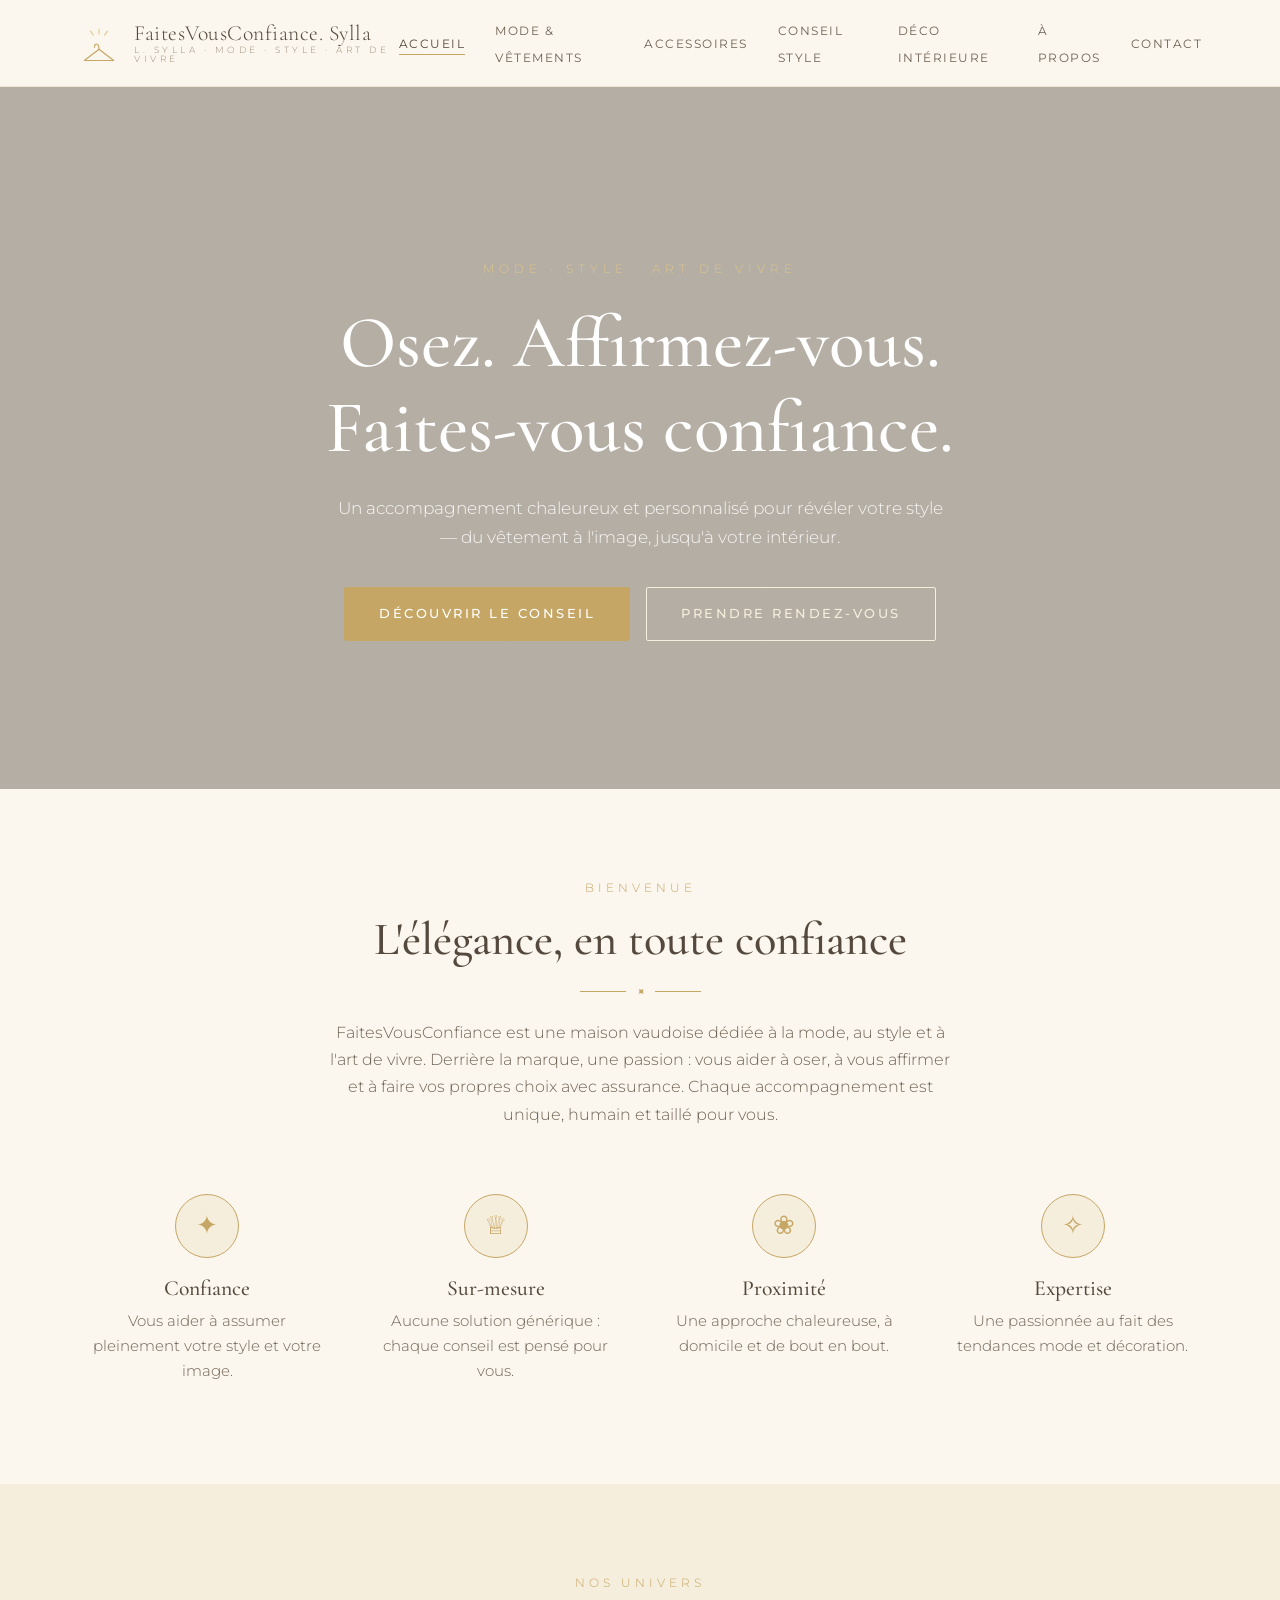
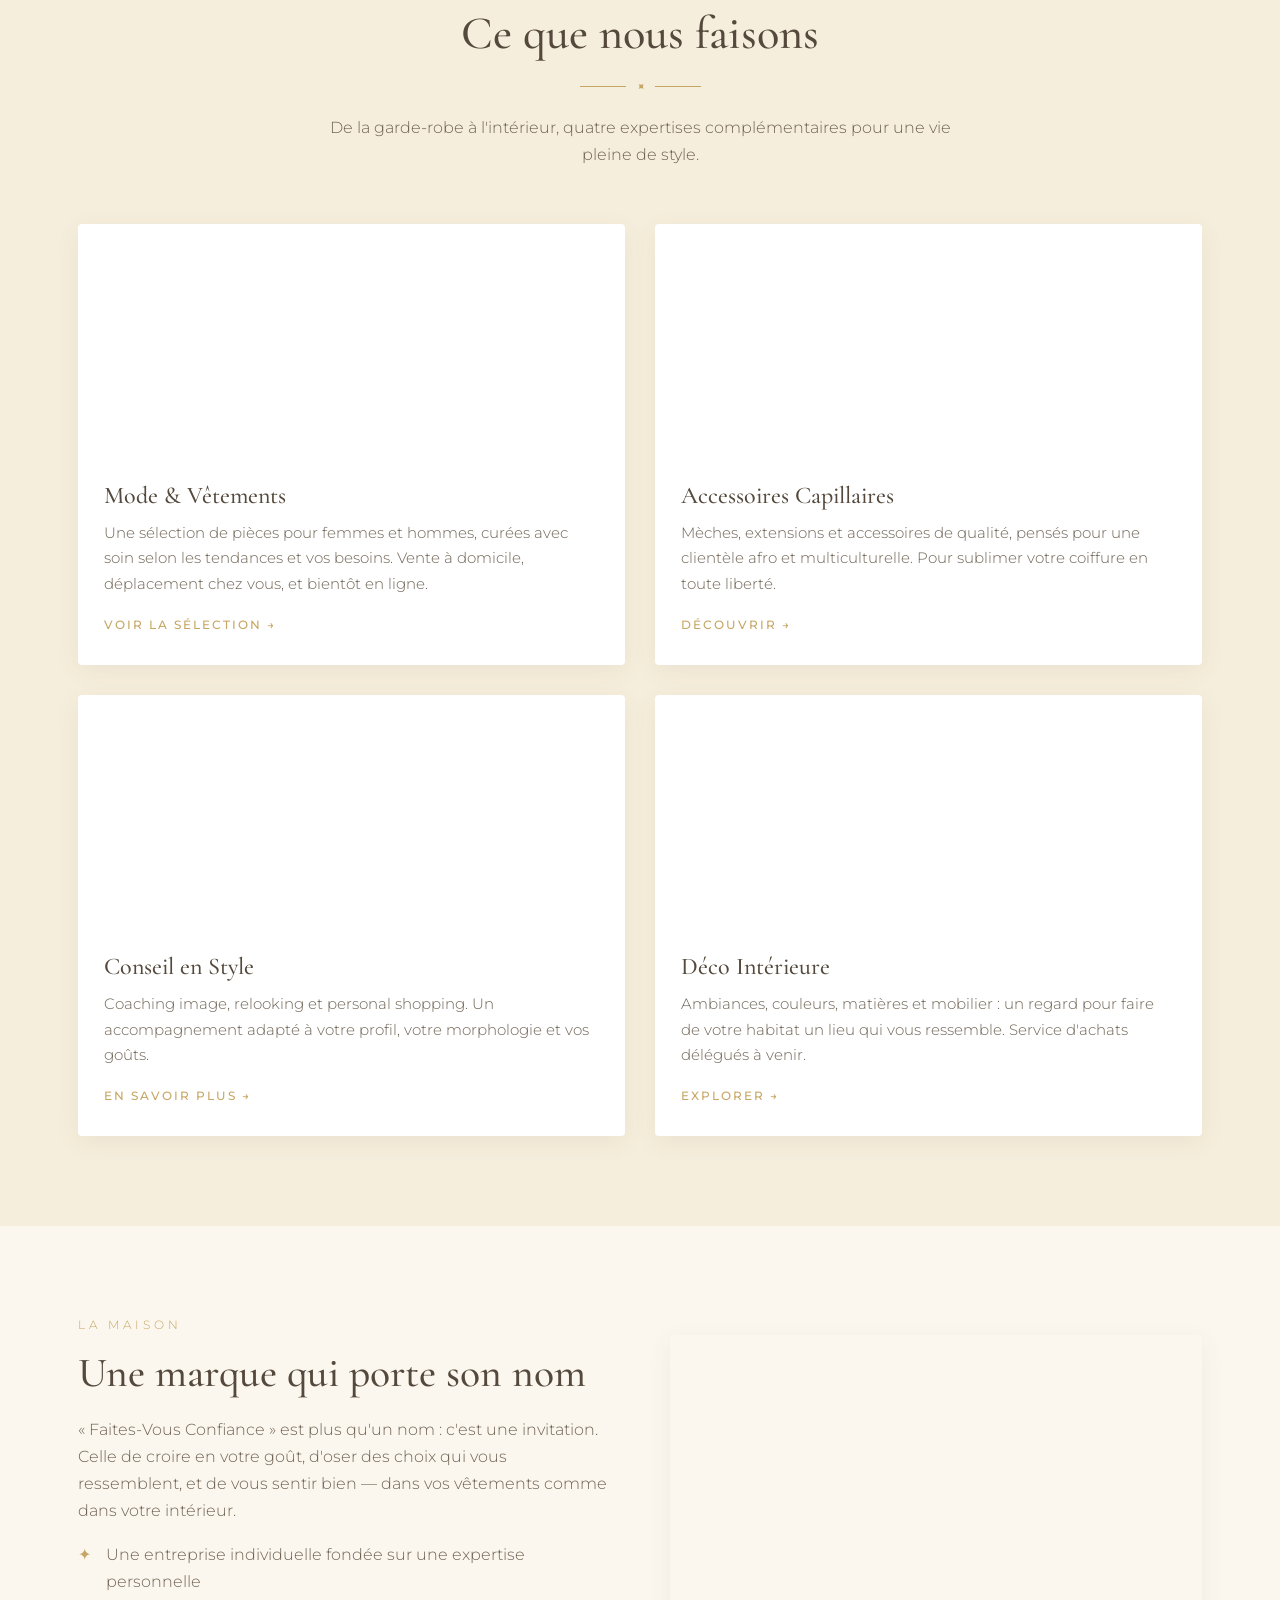
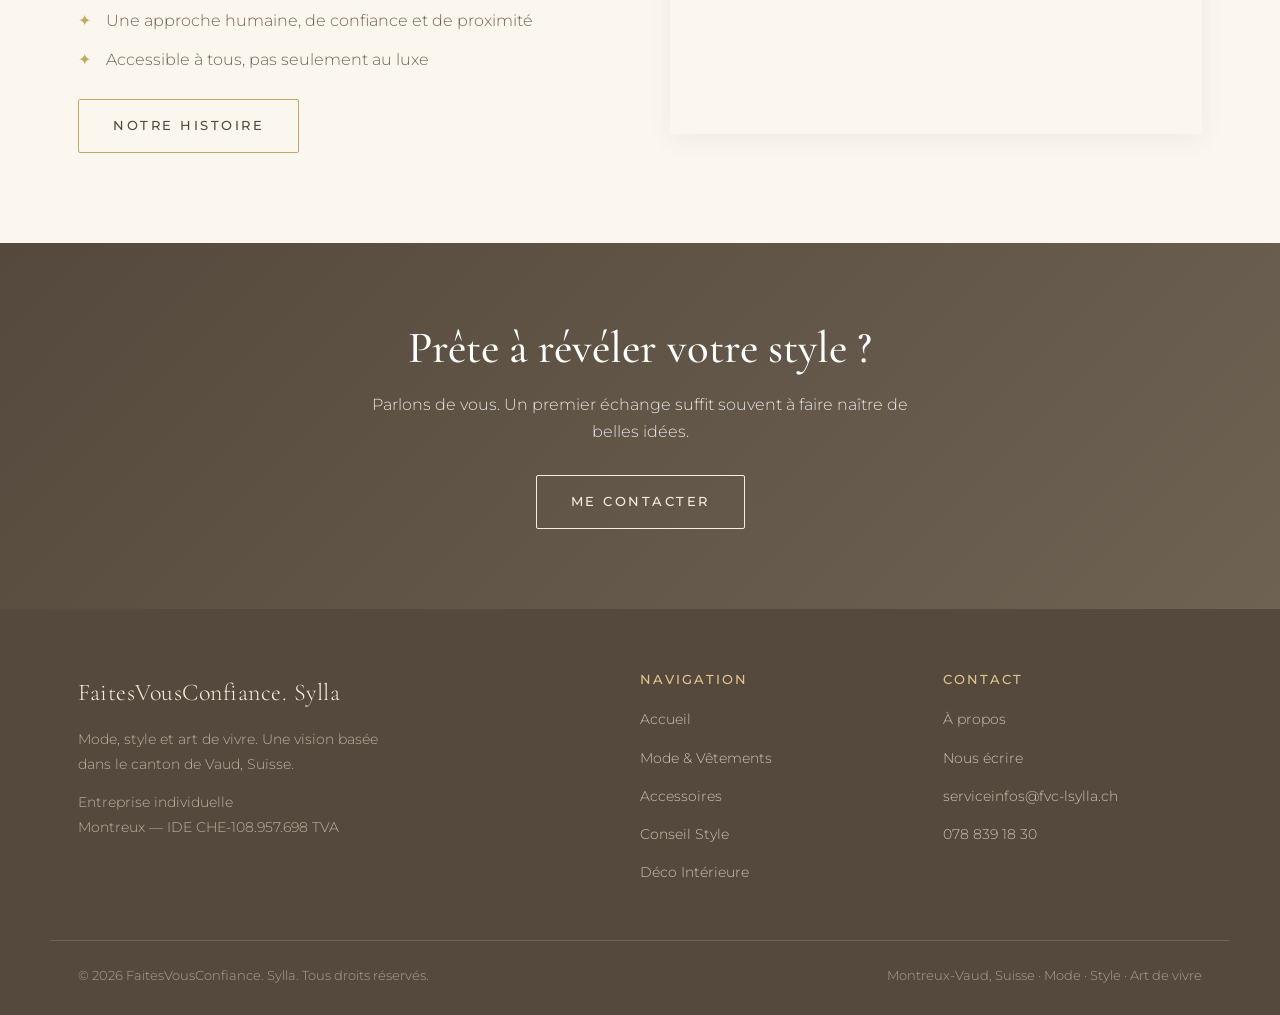
<file: index.html>
<!DOCTYPE html>
<html lang="fr">
<head>
  <meta charset="UTF-8">
  <meta name="viewport" content="width=device-width, initial-scale=1.0">
  <title>FaitesVousConfiance. Sylla — Mode, Style & Art de vivre | </title>
  <meta name="description" content="Faites-Vous Confiance, par L. Sylla (Vaud, Suisse) : revente de vêtements et accessoires capillaires, conseil en style vestimentaire, image personnelle et décoration d'intérieur. Osez, affirmez-vous, faites-vous confiance.">
  <link rel="icon" type="image/svg+xml" href="assets/logo/emblem-cintre.svg">
  <link rel="stylesheet" href="assets/css/styles.css">
</head>
<body>

  <!-- EN-TÊTE -->
  <header class="site-header">
    <div class="container nav">
      <a class="brand" href="index.html">
        <img class="emblem" src="assets/logo/emblem-cintre.svg" alt="Emblème FaitesVousConfiance">
        <span class="brand-text">
          <span class="brand-name">FaitesVousConfiance. Sylla</span>
          <span class="brand-sub">L. Sylla · Mode · Style · Art de vivre</span>
        </span>
      </a>
      <button class="nav-toggle" aria-label="Menu"><span></span><span></span><span></span></button>
      <ul class="nav-links">
        <li><a href="index.html" class="active">Accueil</a></li>
        <li><a href="mode.html">Mode &amp; Vêtements</a></li>
        <li><a href="accessoires.html">Accessoires</a></li>
        <li><a href="conseil.html">Conseil Style</a></li>
        <li><a href="deco.html">Déco Intérieure</a></li>
        <li><a href="apropos.html">À propos</a></li>
        <li><a href="contact.html">Contact</a></li>
      </ul>
    </div>
  </header>

  <!-- HERO -->
  <section class="hero">
    <div class="container">
      <p class="eyebrow">Mode · Style · Art de vivre</p>
      <h1>Osez. Affirmez-vous.<br>Faites-vous confiance.</h1>
      <p>Un accompagnement chaleureux et personnalisé pour révéler votre style — du vêtement à l'image, jusqu'à votre intérieur.</p>
      <div class="btn-group">
        <a href="conseil.html" class="btn btn-plein">Découvrir le conseil</a>
        <a href="contact.html" class="btn btn-clair">Prendre rendez-vous</a>
      </div>
    </div>
  </section>

  <!-- INTRO -->
  <section class="bloc">
    <div class="container section-head reveal">
      <span class="eyebrow">Bienvenue</span>
      <h2>L'élégance, en toute confiance</h2>
      <div class="filet"><span>✦</span></div>
      <p>FaitesVousConfiance est une maison vaudoise dédiée à la mode, au style et à l'art de vivre. Derrière la marque, une passion : vous aider à oser, à vous affirmer et à faire vos propres choix avec assurance. Chaque accompagnement est unique, humain et taillé pour vous.</p>
    </div>

    <div class="container grid grid-4 reveal">
      <div class="valeur">
        <div class="ico">✦</div>
        <h3>Confiance</h3>
        <p>Vous aider à assumer pleinement votre style et votre image.</p>
      </div>
      <div class="valeur">
        <div class="ico">♕</div>
        <h3>Sur-mesure</h3>
        <p>Aucune solution générique : chaque conseil est pensé pour vous.</p>
      </div>
      <div class="valeur">
        <div class="ico">❀</div>
        <h3>Proximité</h3>
        <p>Une approche chaleureuse, à domicile et de bout en bout.</p>
      </div>
      <div class="valeur">
        <div class="ico">✧</div>
        <h3>Expertise</h3>
        <p>Une passionnée au fait des tendances mode et décoration.</p>
      </div>
    </div>
  </section>

  <!-- SERVICES -->
  <section class="bloc creme">
    <div class="container section-head reveal">
      <span class="eyebrow">Nos univers</span>
      <h2>Ce que nous faisons</h2>
      <div class="filet"><span>✦</span></div>
      <p>De la garde-robe à l'intérieur, quatre expertises complémentaires pour une vie pleine de style.</p>
    </div>

    <div class="container grid grid-2 reveal">
      <article class="card">
        <div class="thumb" style="background-image:url('https://images.unsplash.com/photo-1445205170230-053b83016050?auto=format&fit=crop&w=900&q=80')"></div>
        <div class="card-body">
          <h3>Mode &amp; Vêtements</h3>
          <p>Une sélection de pièces pour femmes et hommes, curées avec soin selon les tendances et vos besoins. Vente à domicile, déplacement chez vous, et bientôt en ligne.</p>
          <a href="mode.html" class="card-link">Voir la sélection →</a>
        </div>
      </article>

      <article class="card">
        <div class="thumb" style="background-image:url('https://images.unsplash.com/photo-1522338242992-e1a54906a8da?auto=format&fit=crop&w=900&q=80')"></div>
        <div class="card-body">
          <h3>Accessoires Capillaires</h3>
          <p>Mèches, extensions et accessoires de qualité, pensés pour une clientèle afro et multiculturelle. Pour sublimer votre coiffure en toute liberté.</p>
          <a href="accessoires.html" class="card-link">Découvrir →</a>
        </div>
      </article>

      <article class="card">
        <div class="thumb" style="background-image:url('https://images.unsplash.com/photo-1483985988355-763728e1935b?auto=format&fit=crop&w=900&q=80')"></div>
        <div class="card-body">
          <h3>Conseil en Style</h3>
          <p>Coaching image, relooking et personal shopping. Un accompagnement adapté à votre profil, votre morphologie et vos goûts.</p>
          <a href="conseil.html" class="card-link">En savoir plus →</a>
        </div>
      </article>

      <article class="card">
        <div class="thumb" style="background-image:url('https://images.unsplash.com/photo-1616486338812-3dadae4b4ace?auto=format&fit=crop&w=900&q=80')"></div>
        <div class="card-body">
          <h3>Déco Intérieure</h3>
          <p>Ambiances, couleurs, matières et mobilier : un regard pour faire de votre habitat un lieu qui vous ressemble. Service d'achats délégués à venir.</p>
          <a href="deco.html" class="card-link">Explorer →</a>
        </div>
      </article>
    </div>
  </section>

  <!-- SPLIT À PROPOS -->
  <section class="bloc">
    <div class="container split reverse reveal">
      <div class="split-media">
        <div class="ph" style="background-image:url('https://images.unsplash.com/photo-1487412720507-e7ab37603c6f?auto=format&fit=crop&w=900&q=80')"></div>
      </div>
      <div class="split-text">
        <span class="eyebrow">La maison</span>
        <h2>Une marque qui porte son nom</h2>
        <p>« Faites-Vous Confiance » est plus qu'un nom : c'est une invitation. Celle de croire en votre goût, d'oser des choix qui vous ressemblent, et de vous sentir bien — dans vos vêtements comme dans votre intérieur.</p>
        <ul class="liste-check">
          <li>Une entreprise individuelle fondée sur une expertise personnelle</li>
          <li>Une approche humaine, de confiance et de proximité</li>
          <li>Accessible à tous, pas seulement au luxe</li>
        </ul>
        <a href="apropos.html" class="btn btn-ligne">Notre histoire</a>
      </div>
    </div>
  </section>

  <!-- CTA -->
  <section class="cta-band reveal">
    <div class="container">
      <h2>Prête à révéler votre style ?</h2>
      <p>Parlons de vous. Un premier échange suffit souvent à faire naître de belles idées.</p>
      <a href="contact.html" class="btn btn-clair">Me contacter</a>
    </div>
  </section>

  <!-- PIED DE PAGE -->
  <footer class="site-footer">
    <div class="container footer-grid">
      <div class="footer-brand">
        <span class="brand-name">FaitesVousConfiance. Sylla</span>
        <p>Mode, style et art de vivre. Une vision basée dans le canton de Vaud, Suisse.</p>
        <p>Entreprise individuelle<br>Montreux — IDE CHE-108.957.698 TVA</p>
      </div>
      <div class="footer-col">
        <h4>Navigation</h4>
        <ul>
          <li><a href="index.html">Accueil</a></li>
          <li><a href="mode.html">Mode &amp; Vêtements</a></li>
          <li><a href="accessoires.html">Accessoires</a></li>
          <li><a href="conseil.html">Conseil Style</a></li>
          <li><a href="deco.html">Déco Intérieure</a></li>
        </ul>
      </div>
      <div class="footer-col">
        <h4>Contact</h4>
        <ul>
          <li><a href="apropos.html">À propos</a></li>
          <li><a href="contact.html">Nous écrire</a></li>
          <li><a href="mailto:serviceinfos@fvc-lsylla.ch">serviceinfos@fvc-lsylla.ch</a></li>
          <li><a href="tel:+41788391830">078 839 18 30</a></li>
        </ul>
      </div>
    </div>
    <div class="container footer-bottom">
      <span>© 2026 FaitesVousConfiance. Sylla. Tous droits réservés.</span>
      <span>Montreux-Vaud, Suisse · Mode · Style · Art de vivre</span>
    </div>
  </footer>

  <script src="assets/js/main.js"></script>
</body>
</html>
</file>
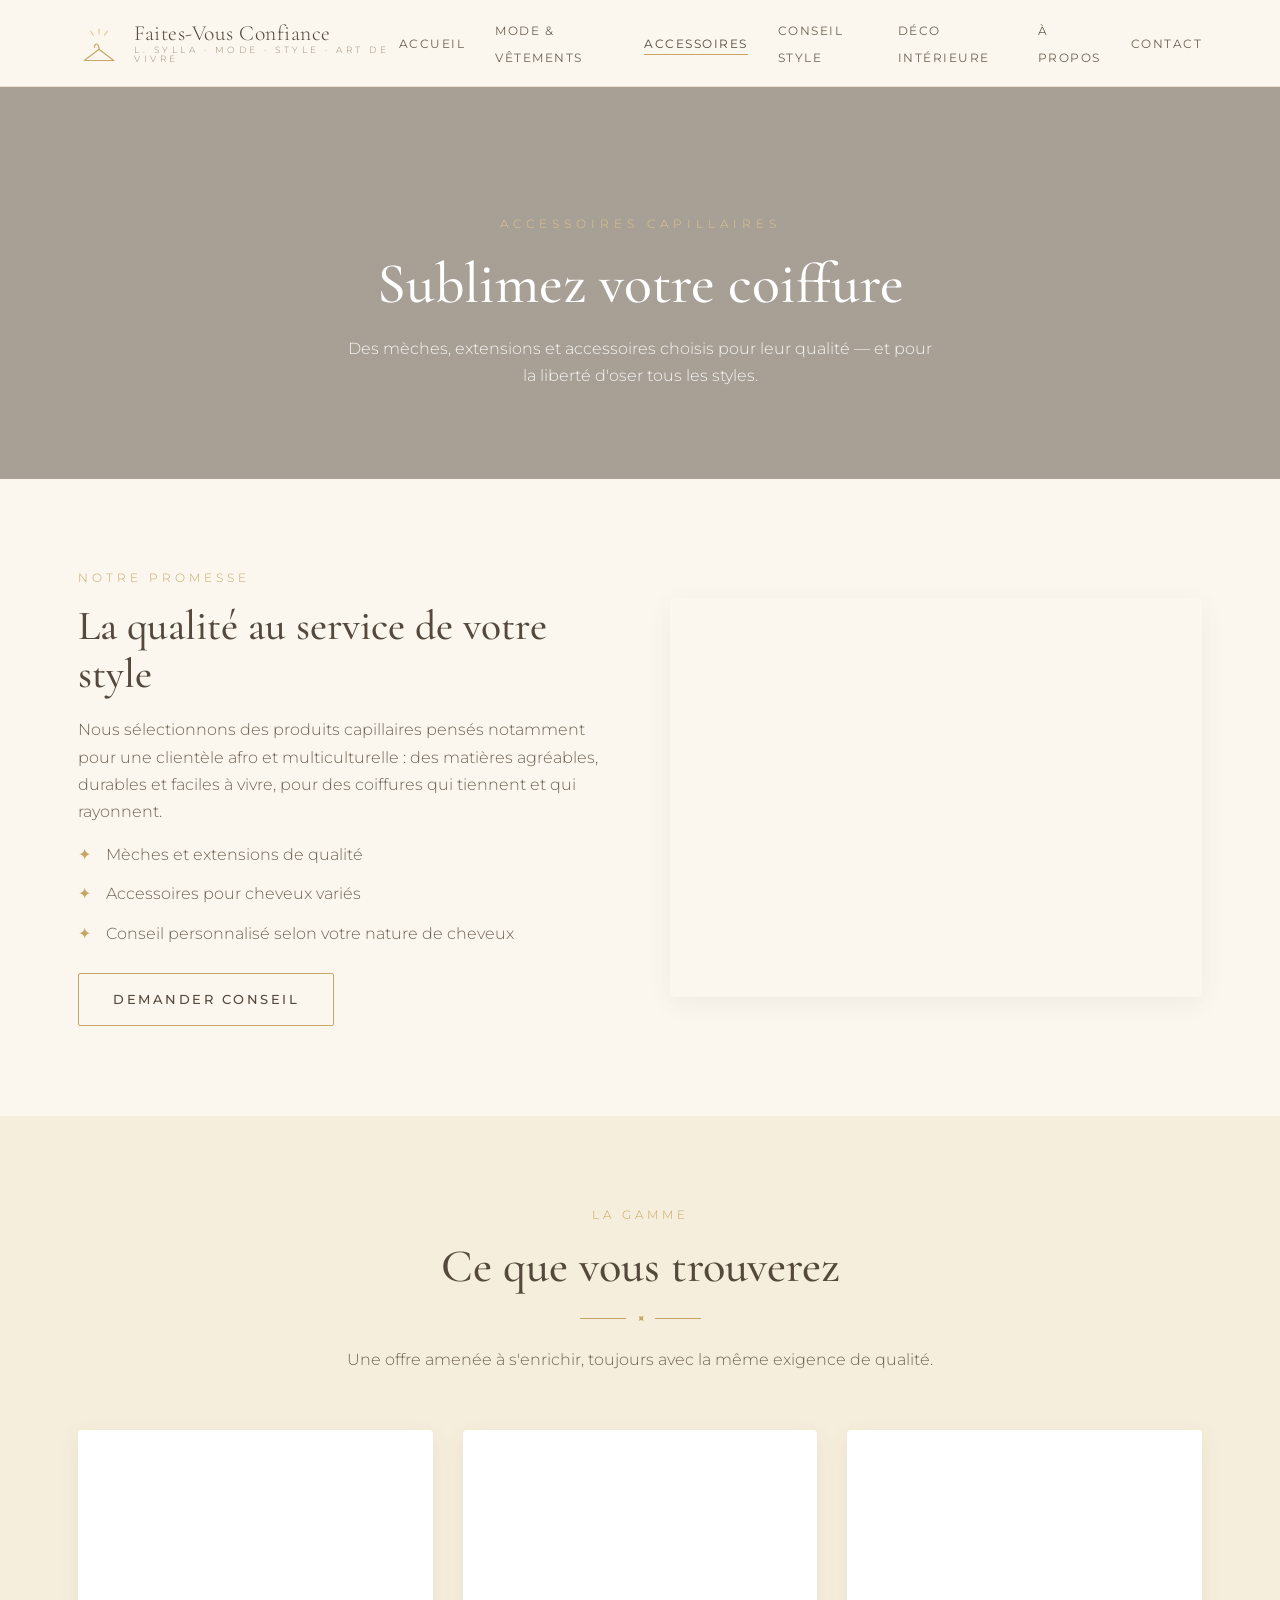
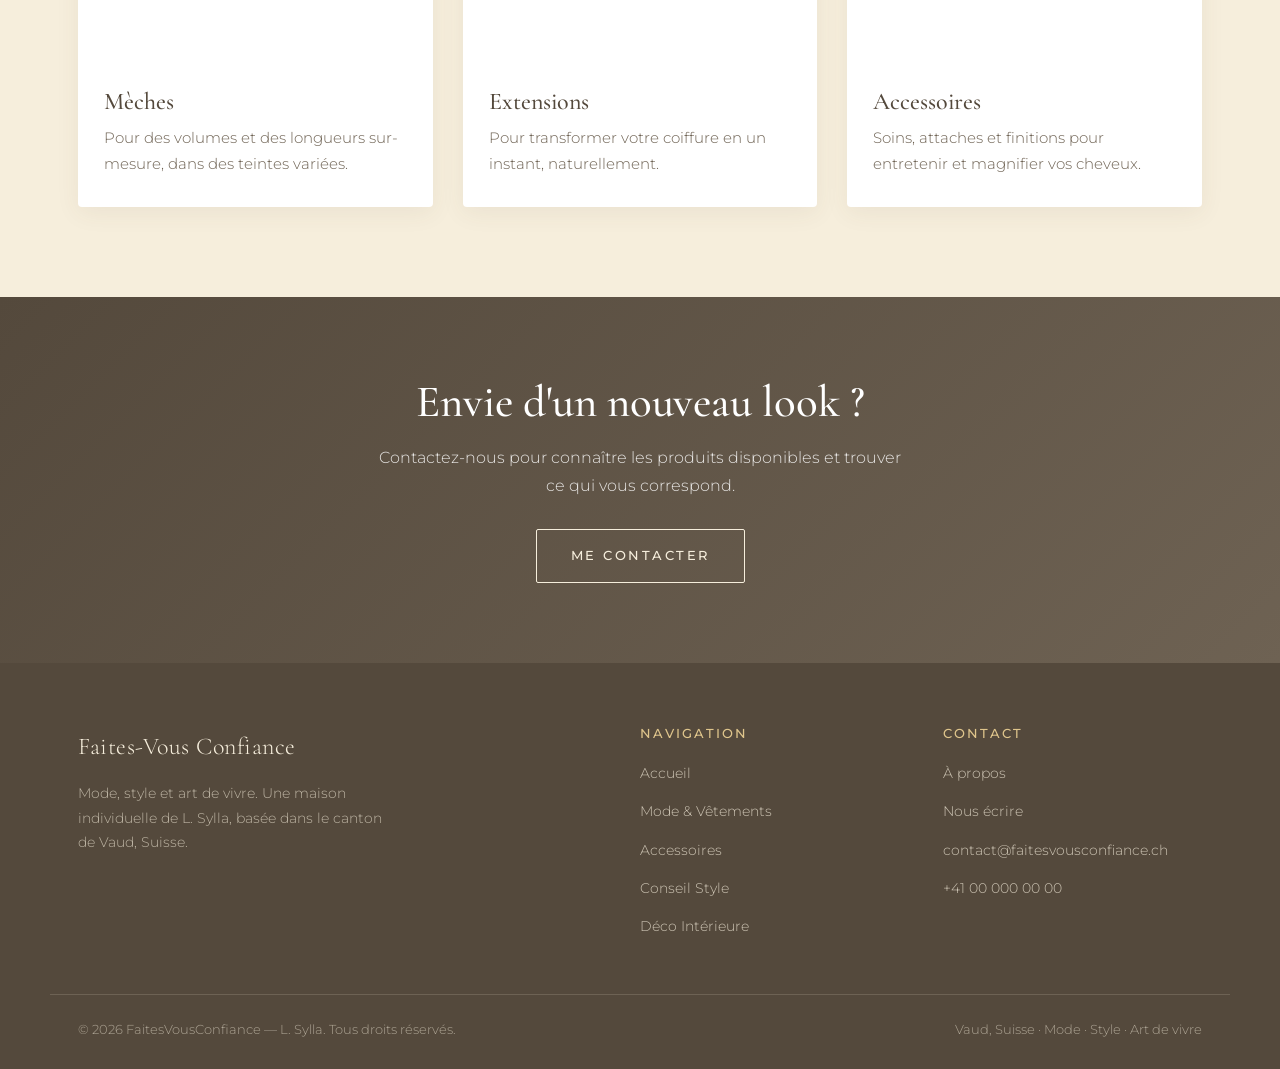
<file: accessoires.html>
<!DOCTYPE html>
<html lang="fr">
<head>
  <meta charset="UTF-8">
  <meta name="viewport" content="width=device-width, initial-scale=1.0">
  <title>Accessoires Capillaires — FaitesVousConfiance | L. Sylla</title>
  <meta name="description" content="Mèches, extensions et accessoires capillaires de qualité, pour une clientèle afro et multiculturelle. FaitesVousConfiance, Vaud, Suisse.">
  <link rel="icon" type="image/svg+xml" href="assets/logo/emblem-cintre.svg">
  <link rel="stylesheet" href="assets/css/styles.css">
</head>
<body>

  <header class="site-header">
    <div class="container nav">
      <a class="brand" href="index.html">
        <img class="emblem" src="assets/logo/emblem-cintre.svg" alt="Emblème FaitesVousConfiance">
        <span class="brand-text">
          <span class="brand-name">Faites-Vous Confiance</span>
          <span class="brand-sub">L. Sylla · Mode · Style · Art de vivre</span>
        </span>
      </a>
      <button class="nav-toggle" aria-label="Menu"><span></span><span></span><span></span></button>
      <ul class="nav-links">
        <li><a href="index.html">Accueil</a></li>
        <li><a href="mode.html">Mode &amp; Vêtements</a></li>
        <li><a href="accessoires.html" class="active">Accessoires</a></li>
        <li><a href="conseil.html">Conseil Style</a></li>
        <li><a href="deco.html">Déco Intérieure</a></li>
        <li><a href="apropos.html">À propos</a></li>
        <li><a href="contact.html">Contact</a></li>
      </ul>
    </div>
  </header>

  <section class="page-hero" style="--bg-img:url('https://images.unsplash.com/photo-1522338242992-e1a54906a8da?auto=format&fit=crop&w=1600&q=80')">
    <div class="container">
      <p class="eyebrow">Accessoires Capillaires</p>
      <h1>Sublimez votre coiffure</h1>
      <p>Des mèches, extensions et accessoires choisis pour leur qualité — et pour la liberté d'oser tous les styles.</p>
    </div>
  </section>

  <section class="bloc">
    <div class="container split reverse reveal">
      <div class="split-media">
        <div class="ph" style="background-image:url('https://images.unsplash.com/photo-1595959183082-7b570b7e08e2?auto=format&fit=crop&w=900&q=80')"></div>
      </div>
      <div class="split-text">
        <span class="eyebrow">Notre promesse</span>
        <h2>La qualité au service de votre style</h2>
        <p>Nous sélectionnons des produits capillaires pensés notamment pour une clientèle afro et multiculturelle : des matières agréables, durables et faciles à vivre, pour des coiffures qui tiennent et qui rayonnent.</p>
        <ul class="liste-check">
          <li>Mèches et extensions de qualité</li>
          <li>Accessoires pour cheveux variés</li>
          <li>Conseil personnalisé selon votre nature de cheveux</li>
        </ul>
        <a href="contact.html" class="btn btn-ligne">Demander conseil</a>
      </div>
    </div>
  </section>

  <section class="bloc creme">
    <div class="container section-head reveal">
      <span class="eyebrow">La gamme</span>
      <h2>Ce que vous trouverez</h2>
      <div class="filet"><span>✦</span></div>
      <p>Une offre amenée à s'enrichir, toujours avec la même exigence de qualité.</p>
    </div>
    <div class="container grid grid-3 reveal">
      <article class="card">
        <div class="thumb" style="background-image:url('https://images.unsplash.com/photo-1580618672591-eb180b1a973f?auto=format&fit=crop&w=900&q=80')"></div>
        <div class="card-body"><h3>Mèches</h3><p>Pour des volumes et des longueurs sur-mesure, dans des teintes variées.</p></div>
      </article>
      <article class="card">
        <div class="thumb" style="background-image:url('https://images.unsplash.com/photo-1522337660859-02fbefca4702?auto=format&fit=crop&w=900&q=80')"></div>
        <div class="card-body"><h3>Extensions</h3><p>Pour transformer votre coiffure en un instant, naturellement.</p></div>
      </article>
      <article class="card">
        <div class="thumb" style="background-image:url('https://images.unsplash.com/photo-1487412947147-5cebf100ffc2?auto=format&fit=crop&w=900&q=80')"></div>
        <div class="card-body"><h3>Accessoires</h3><p>Soins, attaches et finitions pour entretenir et magnifier vos cheveux.</p></div>
      </article>
    </div>
  </section>

  <section class="cta-band reveal">
    <div class="container">
      <h2>Envie d'un nouveau look ?</h2>
      <p>Contactez-nous pour connaître les produits disponibles et trouver ce qui vous correspond.</p>
      <a href="contact.html" class="btn btn-clair">Me contacter</a>
    </div>
  </section>

  <footer class="site-footer">
    <div class="container footer-grid">
      <div class="footer-brand">
        <span class="brand-name">Faites-Vous Confiance</span>
        <p>Mode, style et art de vivre. Une maison individuelle de L. Sylla, basée dans le canton de Vaud, Suisse.</p>
      </div>
      <div class="footer-col">
        <h4>Navigation</h4>
        <ul>
          <li><a href="index.html">Accueil</a></li>
          <li><a href="mode.html">Mode &amp; Vêtements</a></li>
          <li><a href="accessoires.html">Accessoires</a></li>
          <li><a href="conseil.html">Conseil Style</a></li>
          <li><a href="deco.html">Déco Intérieure</a></li>
        </ul>
      </div>
      <div class="footer-col">
        <h4>Contact</h4>
        <ul>
          <li><a href="apropos.html">À propos</a></li>
          <li><a href="contact.html">Nous écrire</a></li>
          <li><a href="mailto:contact@faitesvousconfiance.ch">contact@faitesvousconfiance.ch</a></li>
          <li><a href="tel:+41000000000">+41 00 000 00 00</a></li>
        </ul>
      </div>
    </div>
    <div class="container footer-bottom">
      <span>© 2026 FaitesVousConfiance — L. Sylla. Tous droits réservés.</span>
      <span>Vaud, Suisse · Mode · Style · Art de vivre</span>
    </div>
  </footer>

  <script src="assets/js/main.js"></script>
</body>
</html>
</file>
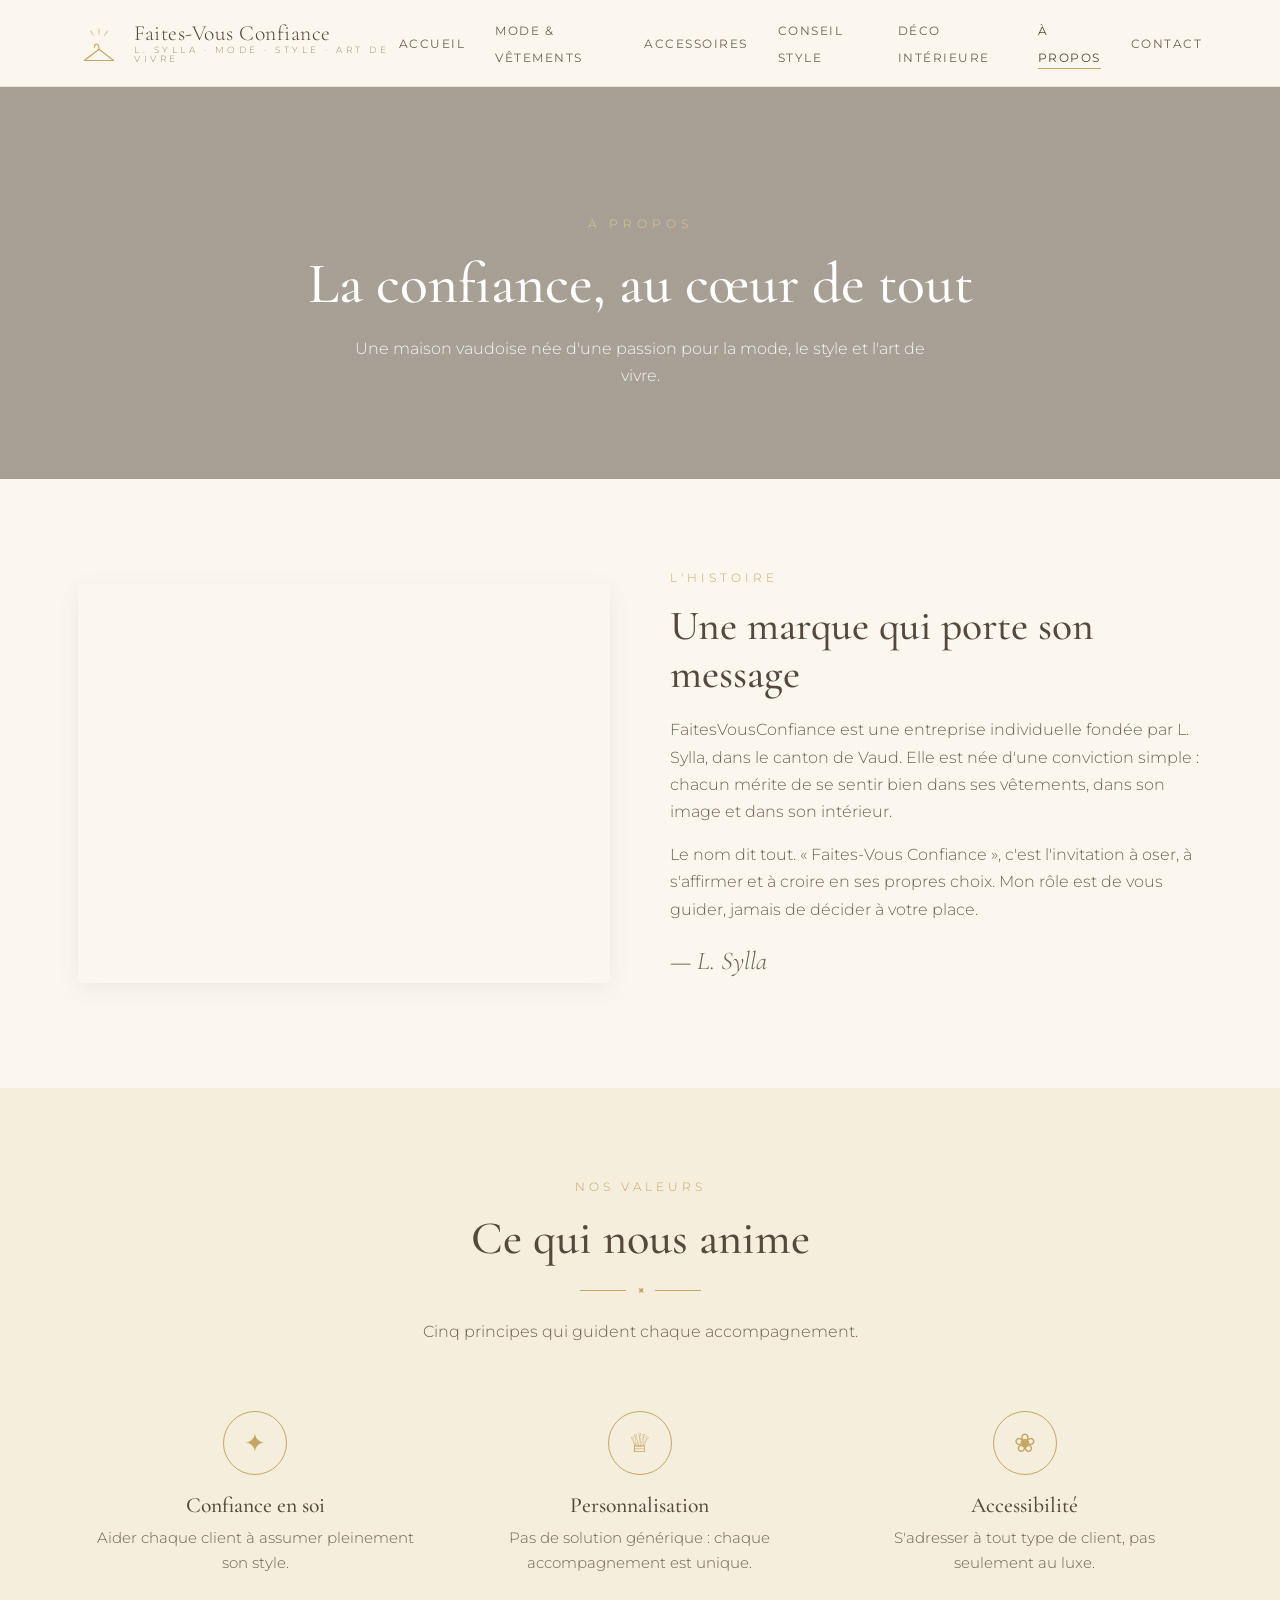
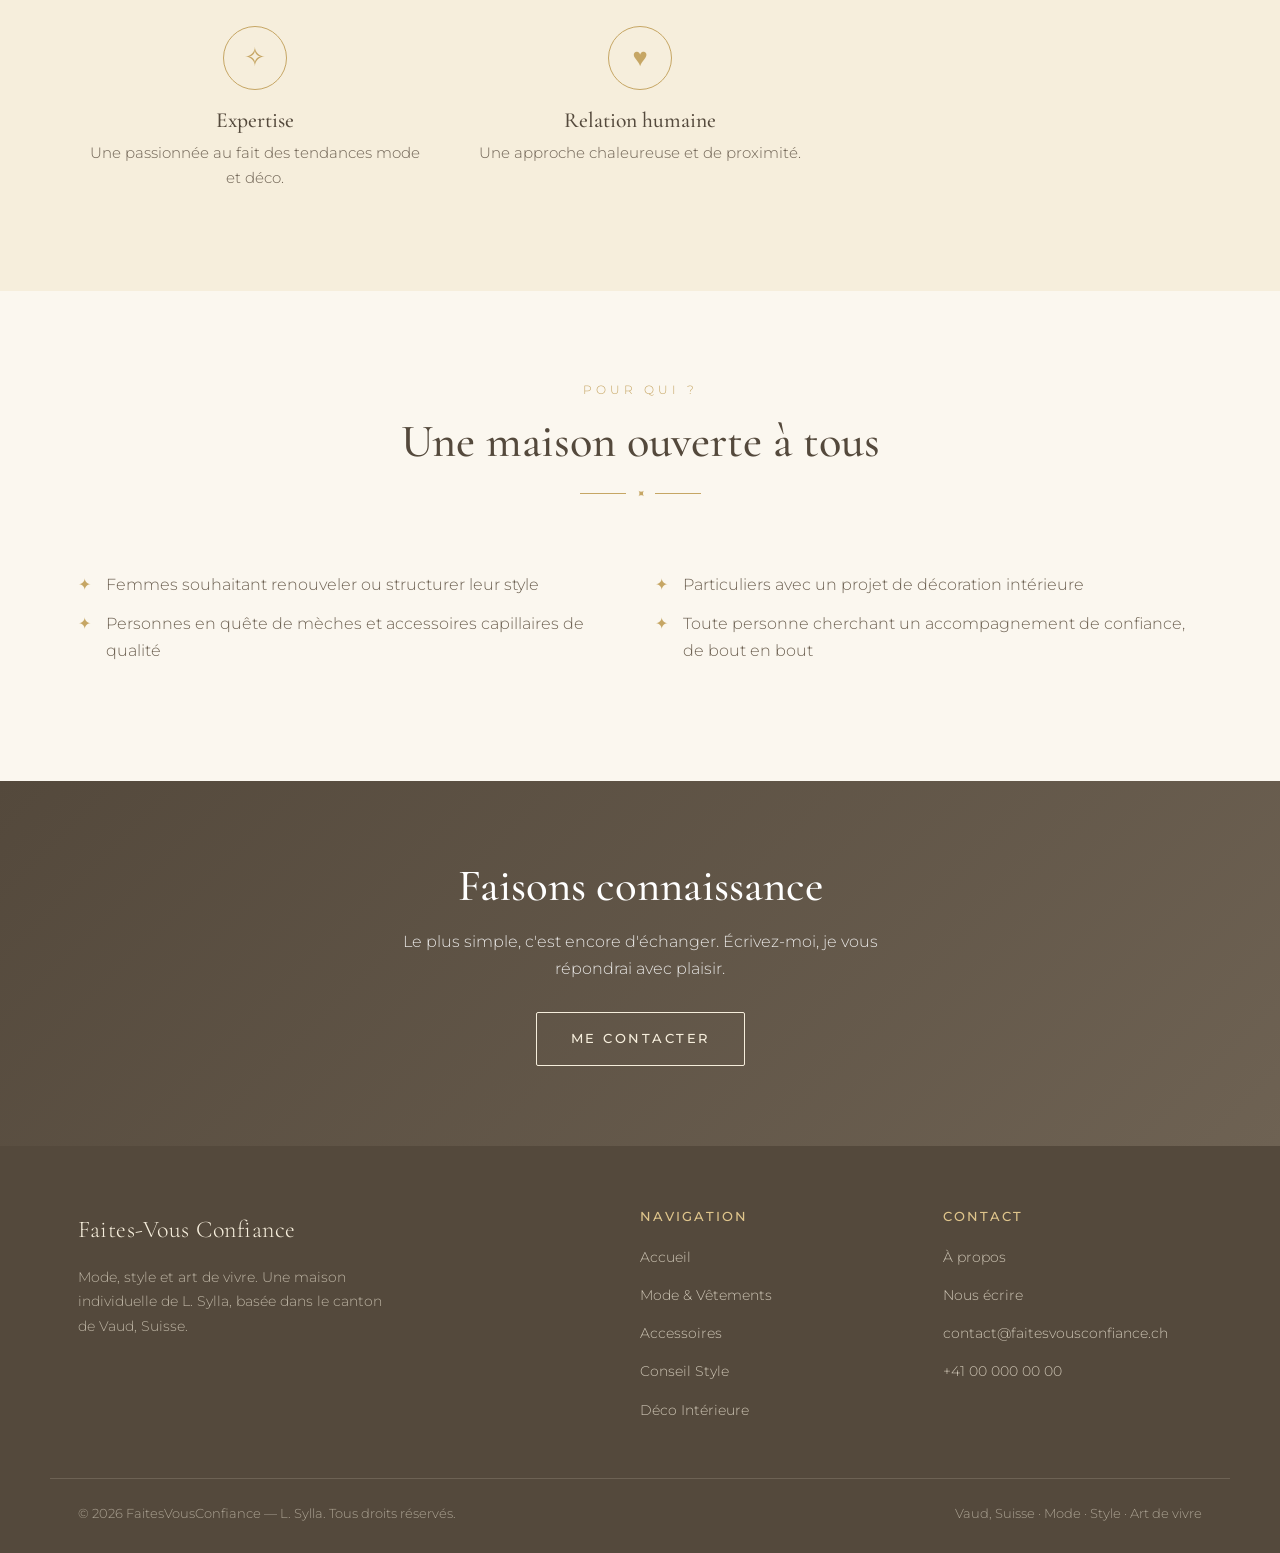
<file: apropos.html>
<!DOCTYPE html>
<html lang="fr">
<head>
  <meta charset="UTF-8">
  <meta name="viewport" content="width=device-width, initial-scale=1.0">
  <title>À propos — FaitesVousConfiance | L. Sylla</title>
  <meta name="description" content="FaitesVousConfiance, une entreprise individuelle de L. Sylla (Vaud, Suisse), dédiée à la mode, au style et à l'art de vivre. Une approche humaine et personnalisée.">
  <link rel="icon" type="image/svg+xml" href="assets/logo/emblem-cintre.svg">
  <link rel="stylesheet" href="assets/css/styles.css">
</head>
<body>

  <header class="site-header">
    <div class="container nav">
      <a class="brand" href="index.html">
        <img class="emblem" src="assets/logo/emblem-cintre.svg" alt="Emblème FaitesVousConfiance">
        <span class="brand-text">
          <span class="brand-name">Faites-Vous Confiance</span>
          <span class="brand-sub">L. Sylla · Mode · Style · Art de vivre</span>
        </span>
      </a>
      <button class="nav-toggle" aria-label="Menu"><span></span><span></span><span></span></button>
      <ul class="nav-links">
        <li><a href="index.html">Accueil</a></li>
        <li><a href="mode.html">Mode &amp; Vêtements</a></li>
        <li><a href="accessoires.html">Accessoires</a></li>
        <li><a href="conseil.html">Conseil Style</a></li>
        <li><a href="deco.html">Déco Intérieure</a></li>
        <li><a href="apropos.html" class="active">À propos</a></li>
        <li><a href="contact.html">Contact</a></li>
      </ul>
    </div>
  </header>

  <section class="page-hero" style="--bg-img:url('https://images.unsplash.com/photo-1487412720507-e7ab37603c6f?auto=format&fit=crop&w=1600&q=80')">
    <div class="container">
      <p class="eyebrow">À propos</p>
      <h1>La confiance, au cœur de tout</h1>
      <p>Une maison vaudoise née d'une passion pour la mode, le style et l'art de vivre.</p>
    </div>
  </section>

  <section class="bloc">
    <div class="container split reveal">
      <div class="split-media">
        <div class="ph" style="background-image:url('https://images.unsplash.com/photo-1503104834685-7205e8607eb9?auto=format&fit=crop&w=900&q=80')"></div>
      </div>
      <div class="split-text">
        <span class="eyebrow">L'histoire</span>
        <h2>Une marque qui porte son message</h2>
        <p>FaitesVousConfiance est une entreprise individuelle fondée par L. Sylla, dans le canton de Vaud. Elle est née d'une conviction simple : chacun mérite de se sentir bien dans ses vêtements, dans son image et dans son intérieur.</p>
        <p>Le nom dit tout. « Faites-Vous Confiance », c'est l'invitation à oser, à s'affirmer et à croire en ses propres choix. Mon rôle est de vous guider, jamais de décider à votre place.</p>
        <p class="signature">— L. Sylla</p>
      </div>
    </div>
  </section>

  <section class="bloc creme">
    <div class="container section-head reveal">
      <span class="eyebrow">Nos valeurs</span>
      <h2>Ce qui nous anime</h2>
      <div class="filet"><span>✦</span></div>
      <p>Cinq principes qui guident chaque accompagnement.</p>
    </div>
    <div class="container grid grid-3 reveal">
      <div class="valeur"><div class="ico">✦</div><h3>Confiance en soi</h3><p>Aider chaque client à assumer pleinement son style.</p></div>
      <div class="valeur"><div class="ico">♕</div><h3>Personnalisation</h3><p>Pas de solution générique : chaque accompagnement est unique.</p></div>
      <div class="valeur"><div class="ico">❀</div><h3>Accessibilité</h3><p>S'adresser à tout type de client, pas seulement au luxe.</p></div>
      <div class="valeur"><div class="ico">✧</div><h3>Expertise</h3><p>Une passionnée au fait des tendances mode et déco.</p></div>
      <div class="valeur"><div class="ico">♥</div><h3>Relation humaine</h3><p>Une approche chaleureuse et de proximité.</p></div>
    </div>
  </section>

  <section class="bloc">
    <div class="container section-head reveal">
      <span class="eyebrow">Pour qui ?</span>
      <h2>Une maison ouverte à tous</h2>
      <div class="filet"><span>✦</span></div>
    </div>
    <div class="container grid grid-2 reveal">
      <div class="split-text"><ul class="liste-check">
        <li>Femmes souhaitant renouveler ou structurer leur style</li>
        <li>Personnes en quête de mèches et accessoires capillaires de qualité</li>
      </ul></div>
      <div class="split-text"><ul class="liste-check">
        <li>Particuliers avec un projet de décoration intérieure</li>
        <li>Toute personne cherchant un accompagnement de confiance, de bout en bout</li>
      </ul></div>
    </div>
  </section>

  <section class="cta-band reveal">
    <div class="container">
      <h2>Faisons connaissance</h2>
      <p>Le plus simple, c'est encore d'échanger. Écrivez-moi, je vous répondrai avec plaisir.</p>
      <a href="contact.html" class="btn btn-clair">Me contacter</a>
    </div>
  </section>

  <footer class="site-footer">
    <div class="container footer-grid">
      <div class="footer-brand">
        <span class="brand-name">Faites-Vous Confiance</span>
        <p>Mode, style et art de vivre. Une maison individuelle de L. Sylla, basée dans le canton de Vaud, Suisse.</p>
      </div>
      <div class="footer-col">
        <h4>Navigation</h4>
        <ul>
          <li><a href="index.html">Accueil</a></li>
          <li><a href="mode.html">Mode &amp; Vêtements</a></li>
          <li><a href="accessoires.html">Accessoires</a></li>
          <li><a href="conseil.html">Conseil Style</a></li>
          <li><a href="deco.html">Déco Intérieure</a></li>
        </ul>
      </div>
      <div class="footer-col">
        <h4>Contact</h4>
        <ul>
          <li><a href="apropos.html">À propos</a></li>
          <li><a href="contact.html">Nous écrire</a></li>
          <li><a href="mailto:contact@faitesvousconfiance.ch">contact@faitesvousconfiance.ch</a></li>
          <li><a href="tel:+41000000000">+41 00 000 00 00</a></li>
        </ul>
      </div>
    </div>
    <div class="container footer-bottom">
      <span>© 2026 FaitesVousConfiance — L. Sylla. Tous droits réservés.</span>
      <span>Vaud, Suisse · Mode · Style · Art de vivre</span>
    </div>
  </footer>

  <script src="assets/js/main.js"></script>
</body>
</html>
</file>
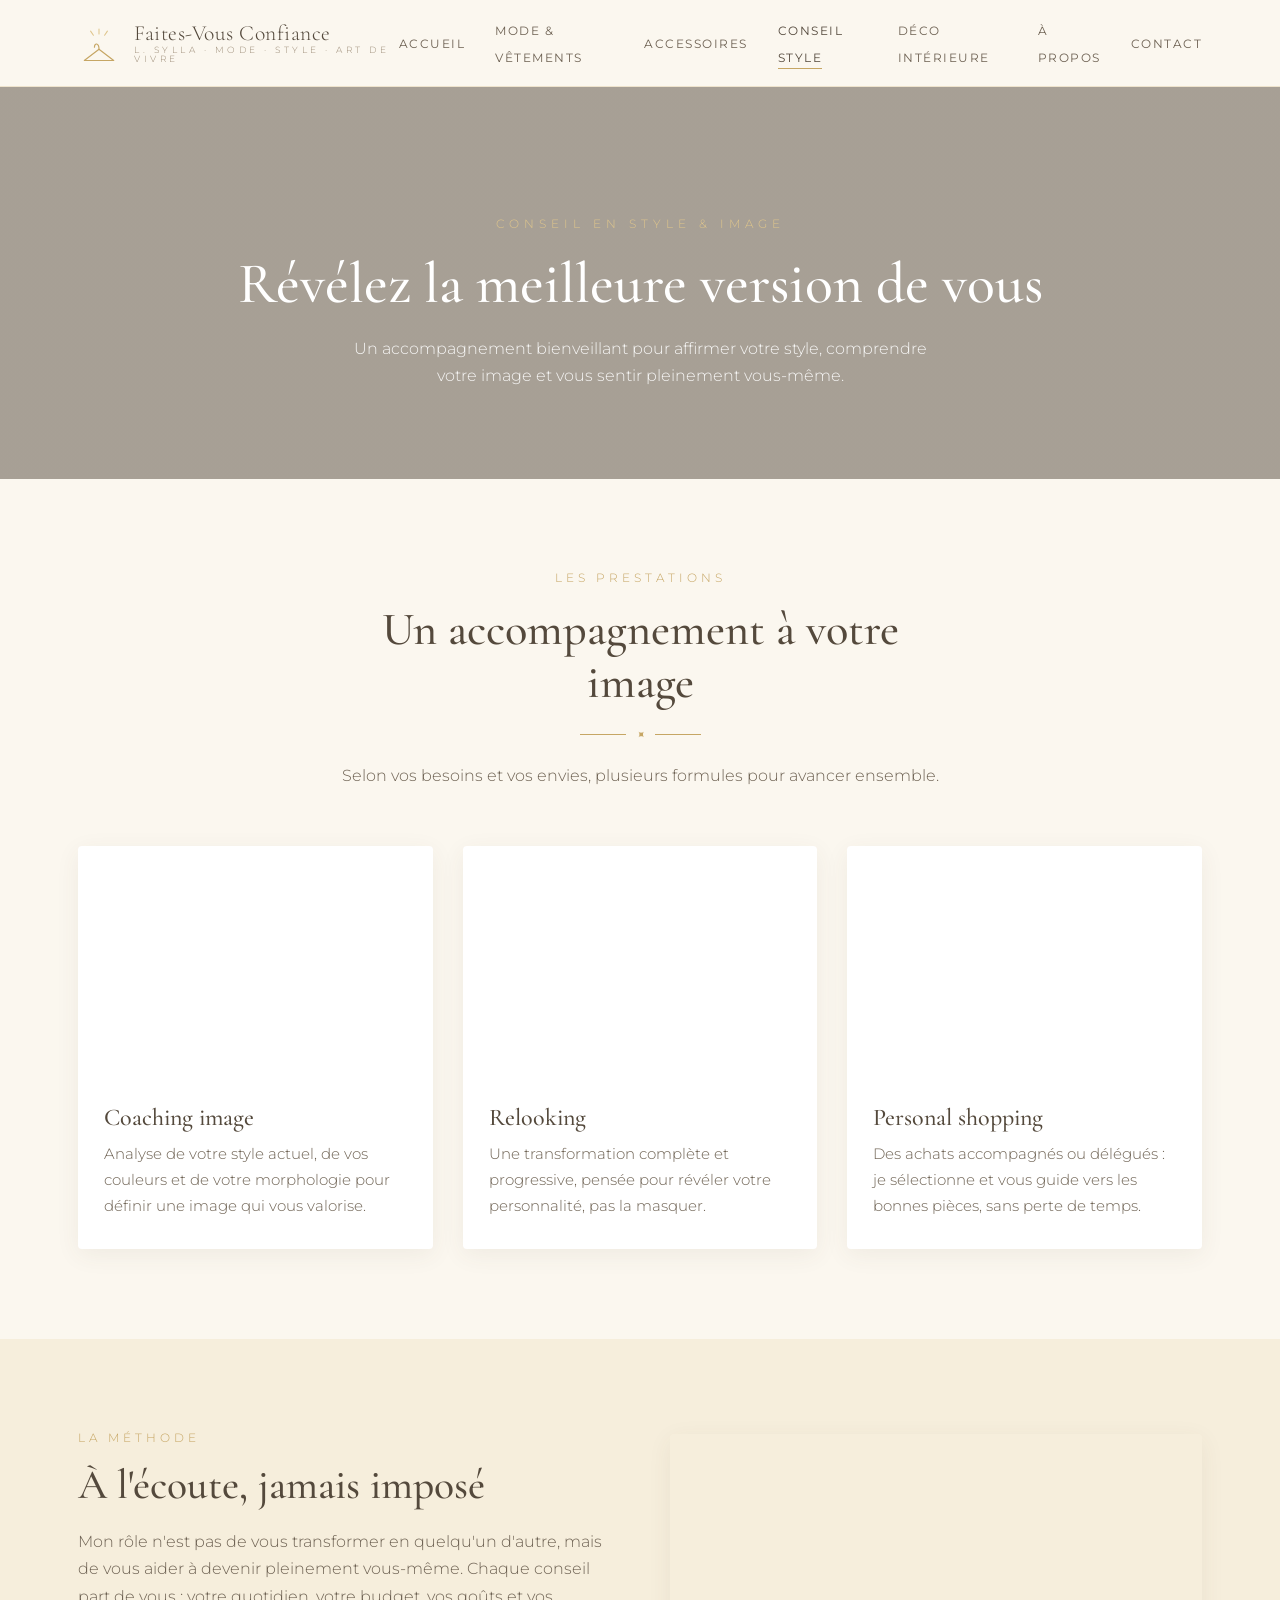
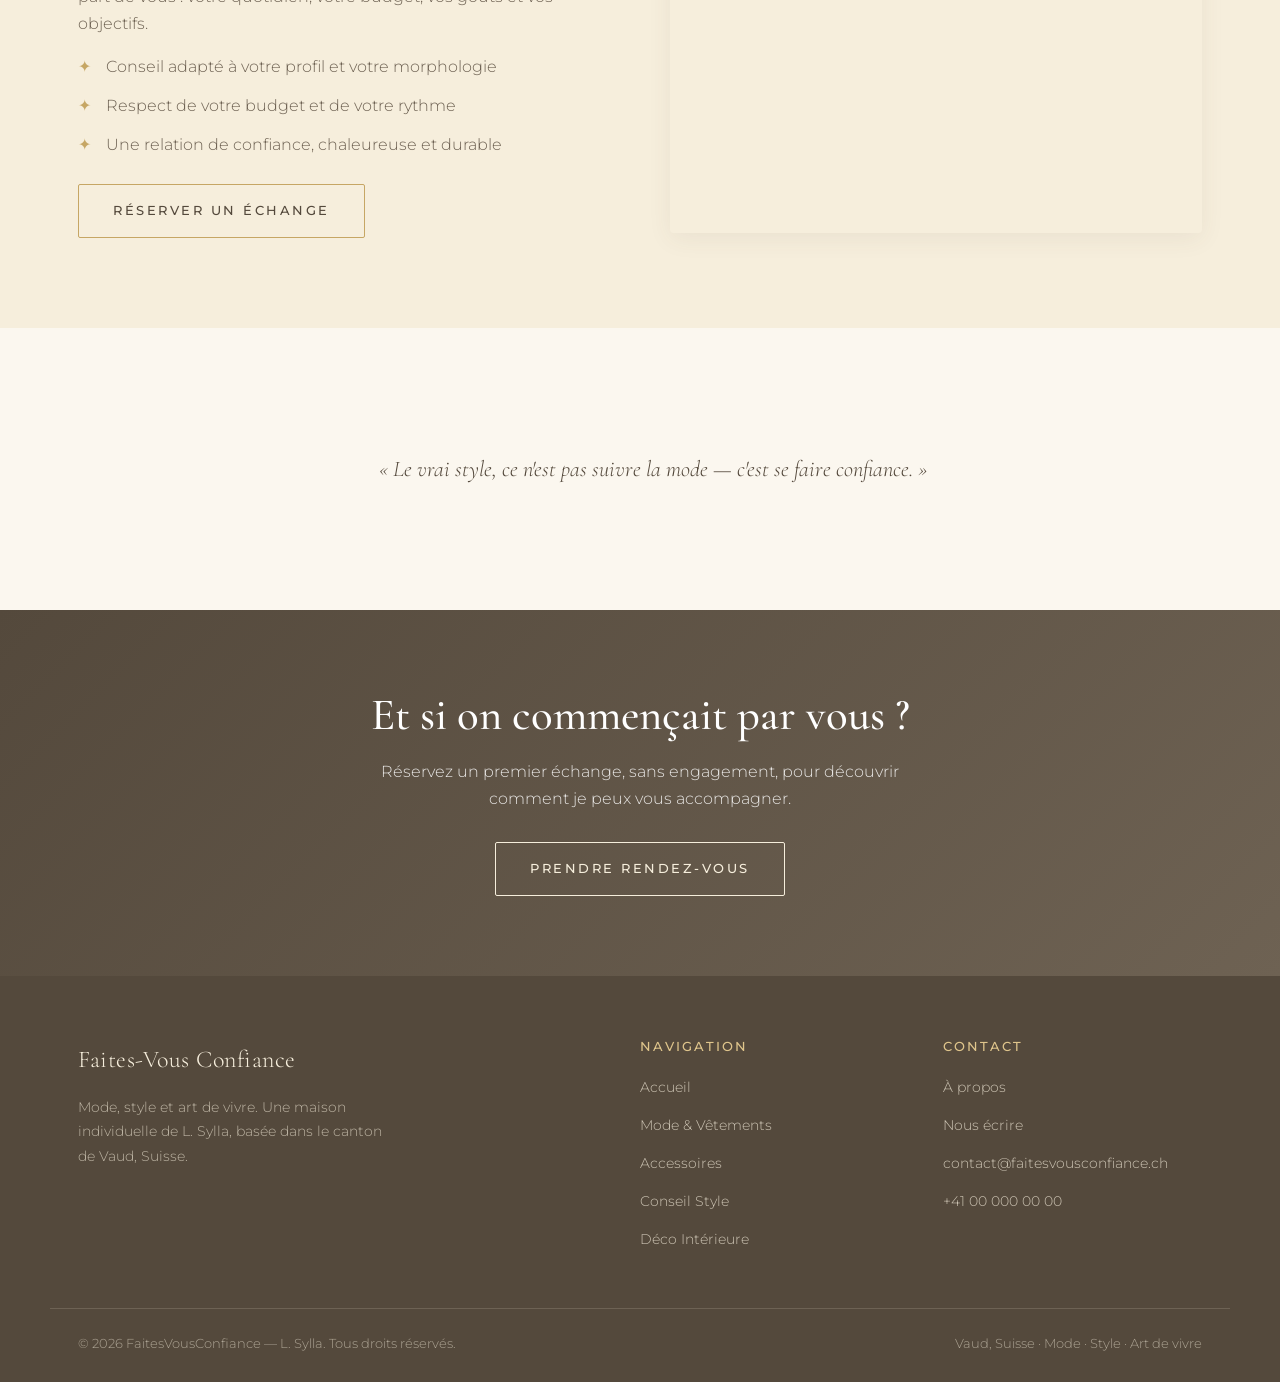
<file: conseil.html>
<!DOCTYPE html>
<html lang="fr">
<head>
  <meta charset="UTF-8">
  <meta name="viewport" content="width=device-width, initial-scale=1.0">
  <title>Conseil en Style &amp; Image — FaitesVousConfiance | L. Sylla</title>
  <meta name="description" content="Coaching image, relooking et personal shopping. Un conseil en style personnalisé selon votre profil, votre morphologie et vos goûts. FaitesVousConfiance, Vaud.">
  <link rel="icon" type="image/svg+xml" href="assets/logo/emblem-cintre.svg">
  <link rel="stylesheet" href="assets/css/styles.css">
</head>
<body>

  <header class="site-header">
    <div class="container nav">
      <a class="brand" href="index.html">
        <img class="emblem" src="assets/logo/emblem-cintre.svg" alt="Emblème FaitesVousConfiance">
        <span class="brand-text">
          <span class="brand-name">Faites-Vous Confiance</span>
          <span class="brand-sub">L. Sylla · Mode · Style · Art de vivre</span>
        </span>
      </a>
      <button class="nav-toggle" aria-label="Menu"><span></span><span></span><span></span></button>
      <ul class="nav-links">
        <li><a href="index.html">Accueil</a></li>
        <li><a href="mode.html">Mode &amp; Vêtements</a></li>
        <li><a href="accessoires.html">Accessoires</a></li>
        <li><a href="conseil.html" class="active">Conseil Style</a></li>
        <li><a href="deco.html">Déco Intérieure</a></li>
        <li><a href="apropos.html">À propos</a></li>
        <li><a href="contact.html">Contact</a></li>
      </ul>
    </div>
  </header>

  <section class="page-hero" style="--bg-img:url('https://images.unsplash.com/photo-1483985988355-763728e1935b?auto=format&fit=crop&w=1600&q=80')">
    <div class="container">
      <p class="eyebrow">Conseil en Style &amp; Image</p>
      <h1>Révélez la meilleure version de vous</h1>
      <p>Un accompagnement bienveillant pour affirmer votre style, comprendre votre image et vous sentir pleinement vous-même.</p>
    </div>
  </section>

  <section class="bloc">
    <div class="container section-head reveal">
      <span class="eyebrow">Les prestations</span>
      <h2>Un accompagnement à votre image</h2>
      <div class="filet"><span>✦</span></div>
      <p>Selon vos besoins et vos envies, plusieurs formules pour avancer ensemble.</p>
    </div>
    <div class="container grid grid-3 reveal">
      <article class="card">
        <div class="thumb" style="background-image:url('https://images.unsplash.com/photo-1490725263030-1f0521cec8ec?auto=format&fit=crop&w=900&q=80')"></div>
        <div class="card-body">
          <h3>Coaching image</h3>
          <p>Analyse de votre style actuel, de vos couleurs et de votre morphologie pour définir une image qui vous valorise.</p>
        </div>
      </article>
      <article class="card">
        <div class="thumb" style="background-image:url('https://images.unsplash.com/photo-1469334031218-e382a71b716b?auto=format&fit=crop&w=900&q=80')"></div>
        <div class="card-body">
          <h3>Relooking</h3>
          <p>Une transformation complète et progressive, pensée pour révéler votre personnalité, pas la masquer.</p>
        </div>
      </article>
      <article class="card">
        <div class="thumb" style="background-image:url('https://images.unsplash.com/photo-1483181957632-8bda974cbc91?auto=format&fit=crop&w=900&q=80')"></div>
        <div class="card-body">
          <h3>Personal shopping</h3>
          <p>Des achats accompagnés ou délégués : je sélectionne et vous guide vers les bonnes pièces, sans perte de temps.</p>
        </div>
      </article>
    </div>
  </section>

  <section class="bloc creme">
    <div class="container split reverse reveal">
      <div class="split-media">
        <div class="ph" style="background-image:url('https://images.unsplash.com/photo-1487222477894-8943e31ef7b2?auto=format&fit=crop&w=900&q=80')"></div>
      </div>
      <div class="split-text">
        <span class="eyebrow">La méthode</span>
        <h2>À l'écoute, jamais imposé</h2>
        <p>Mon rôle n'est pas de vous transformer en quelqu'un d'autre, mais de vous aider à devenir pleinement vous-même. Chaque conseil part de vous : votre quotidien, votre budget, vos goûts et vos objectifs.</p>
        <ul class="liste-check">
          <li>Conseil adapté à votre profil et votre morphologie</li>
          <li>Respect de votre budget et de votre rythme</li>
          <li>Une relation de confiance, chaleureuse et durable</li>
        </ul>
        <a href="contact.html" class="btn btn-ligne">Réserver un échange</a>
      </div>
    </div>
  </section>

  <section class="bloc">
    <div class="container" style="max-width:760px; text-align:center;">
      <div class="quote-block reveal" style="border:none; text-align:center;">
        « Le vrai style, ce n'est pas suivre la mode — c'est se faire confiance. »
      </div>
    </div>
  </section>

  <section class="cta-band reveal">
    <div class="container">
      <h2>Et si on commençait par vous ?</h2>
      <p>Réservez un premier échange, sans engagement, pour découvrir comment je peux vous accompagner.</p>
      <a href="contact.html" class="btn btn-clair">Prendre rendez-vous</a>
    </div>
  </section>

  <footer class="site-footer">
    <div class="container footer-grid">
      <div class="footer-brand">
        <span class="brand-name">Faites-Vous Confiance</span>
        <p>Mode, style et art de vivre. Une maison individuelle de L. Sylla, basée dans le canton de Vaud, Suisse.</p>
      </div>
      <div class="footer-col">
        <h4>Navigation</h4>
        <ul>
          <li><a href="index.html">Accueil</a></li>
          <li><a href="mode.html">Mode &amp; Vêtements</a></li>
          <li><a href="accessoires.html">Accessoires</a></li>
          <li><a href="conseil.html">Conseil Style</a></li>
          <li><a href="deco.html">Déco Intérieure</a></li>
        </ul>
      </div>
      <div class="footer-col">
        <h4>Contact</h4>
        <ul>
          <li><a href="apropos.html">À propos</a></li>
          <li><a href="contact.html">Nous écrire</a></li>
          <li><a href="mailto:contact@faitesvousconfiance.ch">contact@faitesvousconfiance.ch</a></li>
          <li><a href="tel:+41000000000">+41 00 000 00 00</a></li>
        </ul>
      </div>
    </div>
    <div class="container footer-bottom">
      <span>© 2026 FaitesVousConfiance — L. Sylla. Tous droits réservés.</span>
      <span>Vaud, Suisse · Mode · Style · Art de vivre</span>
    </div>
  </footer>

  <script src="assets/js/main.js"></script>
</body>
</html>
</file>
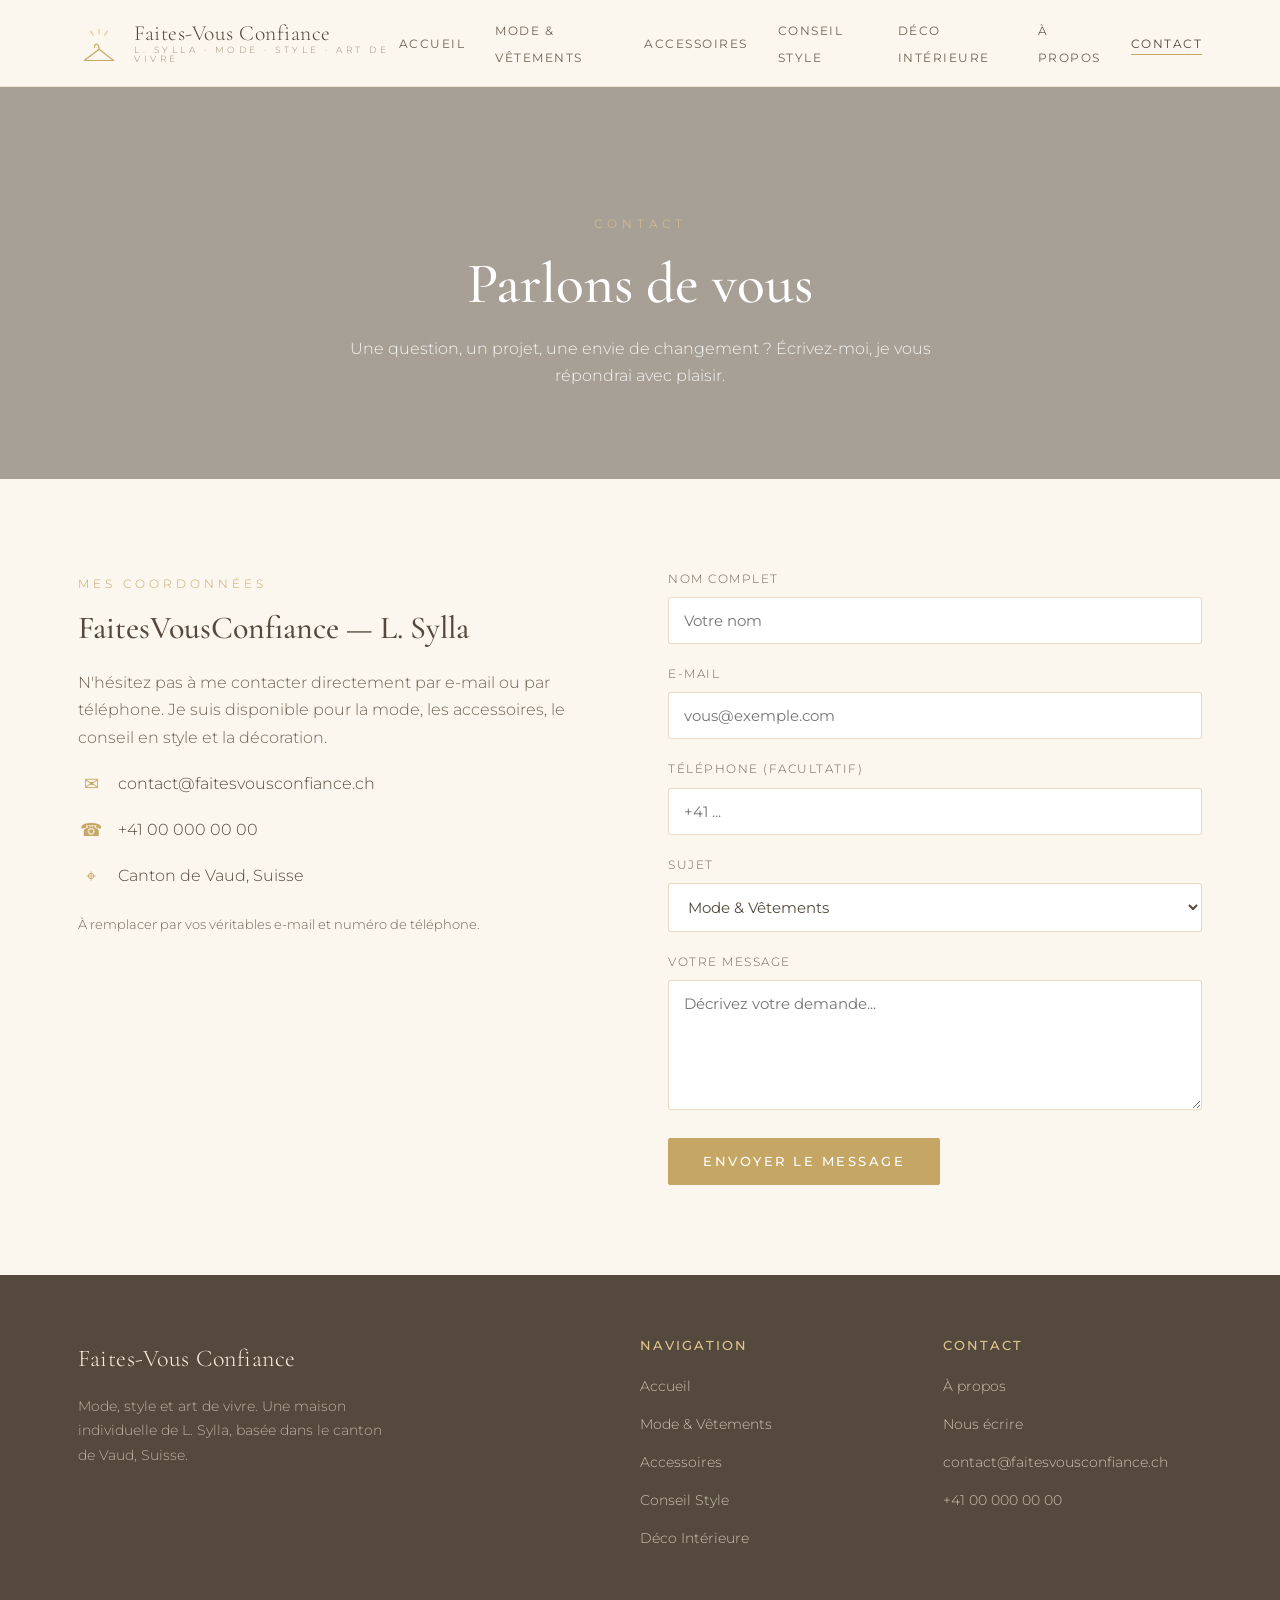
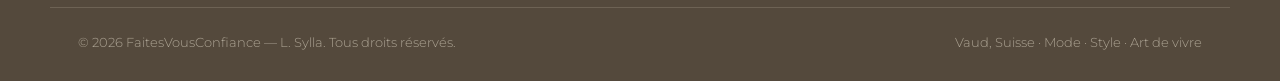
<file: contact.html>
<!DOCTYPE html>
<html lang="fr">
<head>
  <meta charset="UTF-8">
  <meta name="viewport" content="width=device-width, initial-scale=1.0">
  <title>Contact — FaitesVousConfiance | L. Sylla</title>
  <meta name="description" content="Contactez FaitesVousConfiance (L. Sylla, Vaud) pour la mode, les accessoires capillaires, le conseil en style ou la décoration d'intérieur.">
  <link rel="icon" type="image/svg+xml" href="assets/logo/emblem-cintre.svg">
  <link rel="stylesheet" href="assets/css/styles.css">
</head>
<body>

  <header class="site-header">
    <div class="container nav">
      <a class="brand" href="index.html">
        <img class="emblem" src="assets/logo/emblem-cintre.svg" alt="Emblème FaitesVousConfiance">
        <span class="brand-text">
          <span class="brand-name">Faites-Vous Confiance</span>
          <span class="brand-sub">L. Sylla · Mode · Style · Art de vivre</span>
        </span>
      </a>
      <button class="nav-toggle" aria-label="Menu"><span></span><span></span><span></span></button>
      <ul class="nav-links">
        <li><a href="index.html">Accueil</a></li>
        <li><a href="mode.html">Mode &amp; Vêtements</a></li>
        <li><a href="accessoires.html">Accessoires</a></li>
        <li><a href="conseil.html">Conseil Style</a></li>
        <li><a href="deco.html">Déco Intérieure</a></li>
        <li><a href="apropos.html">À propos</a></li>
        <li><a href="contact.html" class="active">Contact</a></li>
      </ul>
    </div>
  </header>

  <section class="page-hero" style="--bg-img:url('https://images.unsplash.com/photo-1534452203293-494d7ddbf7e0?auto=format&fit=crop&w=1600&q=80')">
    <div class="container">
      <p class="eyebrow">Contact</p>
      <h1>Parlons de vous</h1>
      <p>Une question, un projet, une envie de changement ? Écrivez-moi, je vous répondrai avec plaisir.</p>
    </div>
  </section>

  <section class="bloc">
    <div class="container contact-wrap">
      <!-- Coordonnées -->
      <div class="contact-info reveal">
        <span class="eyebrow" style="color:var(--or);letter-spacing:4px;text-transform:uppercase;font-size:.72rem;">Mes coordonnées</span>
        <h2 style="font-size:2rem;margin:14px 0 22px;">FaitesVousConfiance — L. Sylla</h2>
        <p>N'hésitez pas à me contacter directement par e-mail ou par téléphone. Je suis disponible pour la mode, les accessoires, le conseil en style et la décoration.</p>

        <div class="contact-line">
          <span class="ico">✉</span>
          <a href="mailto:contact@faitesvousconfiance.ch">contact@faitesvousconfiance.ch</a>
        </div>
        <div class="contact-line">
          <span class="ico">☎</span>
          <a href="tel:+41000000000">+41 00 000 00 00</a>
        </div>
        <div class="contact-line">
          <span class="ico">⌖</span>
          <span>Canton de Vaud, Suisse</span>
        </div>

        <p class="form-note" style="margin-top:24px;">À remplacer par vos véritables e-mail et numéro de téléphone.</p>
      </div>

      <!-- Formulaire -->
      <div class="contact-form-wrap reveal">
        <form id="contact-form">
          <div class="form-group">
            <label for="nom">Nom complet</label>
            <input type="text" id="nom" name="nom" placeholder="Votre nom" required>
          </div>
          <div class="form-group">
            <label for="email">E-mail</label>
            <input type="email" id="email" name="email" placeholder="vous@exemple.com" required>
          </div>
          <div class="form-group">
            <label for="tel">Téléphone (facultatif)</label>
            <input type="tel" id="tel" name="tel" placeholder="+41 ...">
          </div>
          <div class="form-group">
            <label for="sujet">Sujet</label>
            <select id="sujet" name="sujet">
              <option>Mode &amp; Vêtements</option>
              <option>Accessoires capillaires</option>
              <option>Conseil en style</option>
              <option>Décoration d'intérieur</option>
              <option>Autre</option>
            </select>
          </div>
          <div class="form-group">
            <label for="message">Votre message</label>
            <textarea id="message" name="message" placeholder="Décrivez votre demande..." required></textarea>
          </div>
          <button type="submit" class="btn btn-plein">Envoyer le message</button>
          <p id="form-message" style="display:none;margin-top:18px;color:var(--or);font-weight:500;">
            Merci ! Votre message a bien été pris en compte. (Démo — connectez ce formulaire à votre e-mail pour le rendre fonctionnel.)
          </p>
        </form>
      </div>
    </div>
  </section>

  <footer class="site-footer">
    <div class="container footer-grid">
      <div class="footer-brand">
        <span class="brand-name">Faites-Vous Confiance</span>
        <p>Mode, style et art de vivre. Une maison individuelle de L. Sylla, basée dans le canton de Vaud, Suisse.</p>
      </div>
      <div class="footer-col">
        <h4>Navigation</h4>
        <ul>
          <li><a href="index.html">Accueil</a></li>
          <li><a href="mode.html">Mode &amp; Vêtements</a></li>
          <li><a href="accessoires.html">Accessoires</a></li>
          <li><a href="conseil.html">Conseil Style</a></li>
          <li><a href="deco.html">Déco Intérieure</a></li>
        </ul>
      </div>
      <div class="footer-col">
        <h4>Contact</h4>
        <ul>
          <li><a href="apropos.html">À propos</a></li>
          <li><a href="contact.html">Nous écrire</a></li>
          <li><a href="mailto:contact@faitesvousconfiance.ch">contact@faitesvousconfiance.ch</a></li>
          <li><a href="tel:+41000000000">+41 00 000 00 00</a></li>
        </ul>
      </div>
    </div>
    <div class="container footer-bottom">
      <span>© 2026 FaitesVousConfiance — L. Sylla. Tous droits réservés.</span>
      <span>Vaud, Suisse · Mode · Style · Art de vivre</span>
    </div>
  </footer>

  <script src="assets/js/main.js"></script>
</body>
</html>
</file>
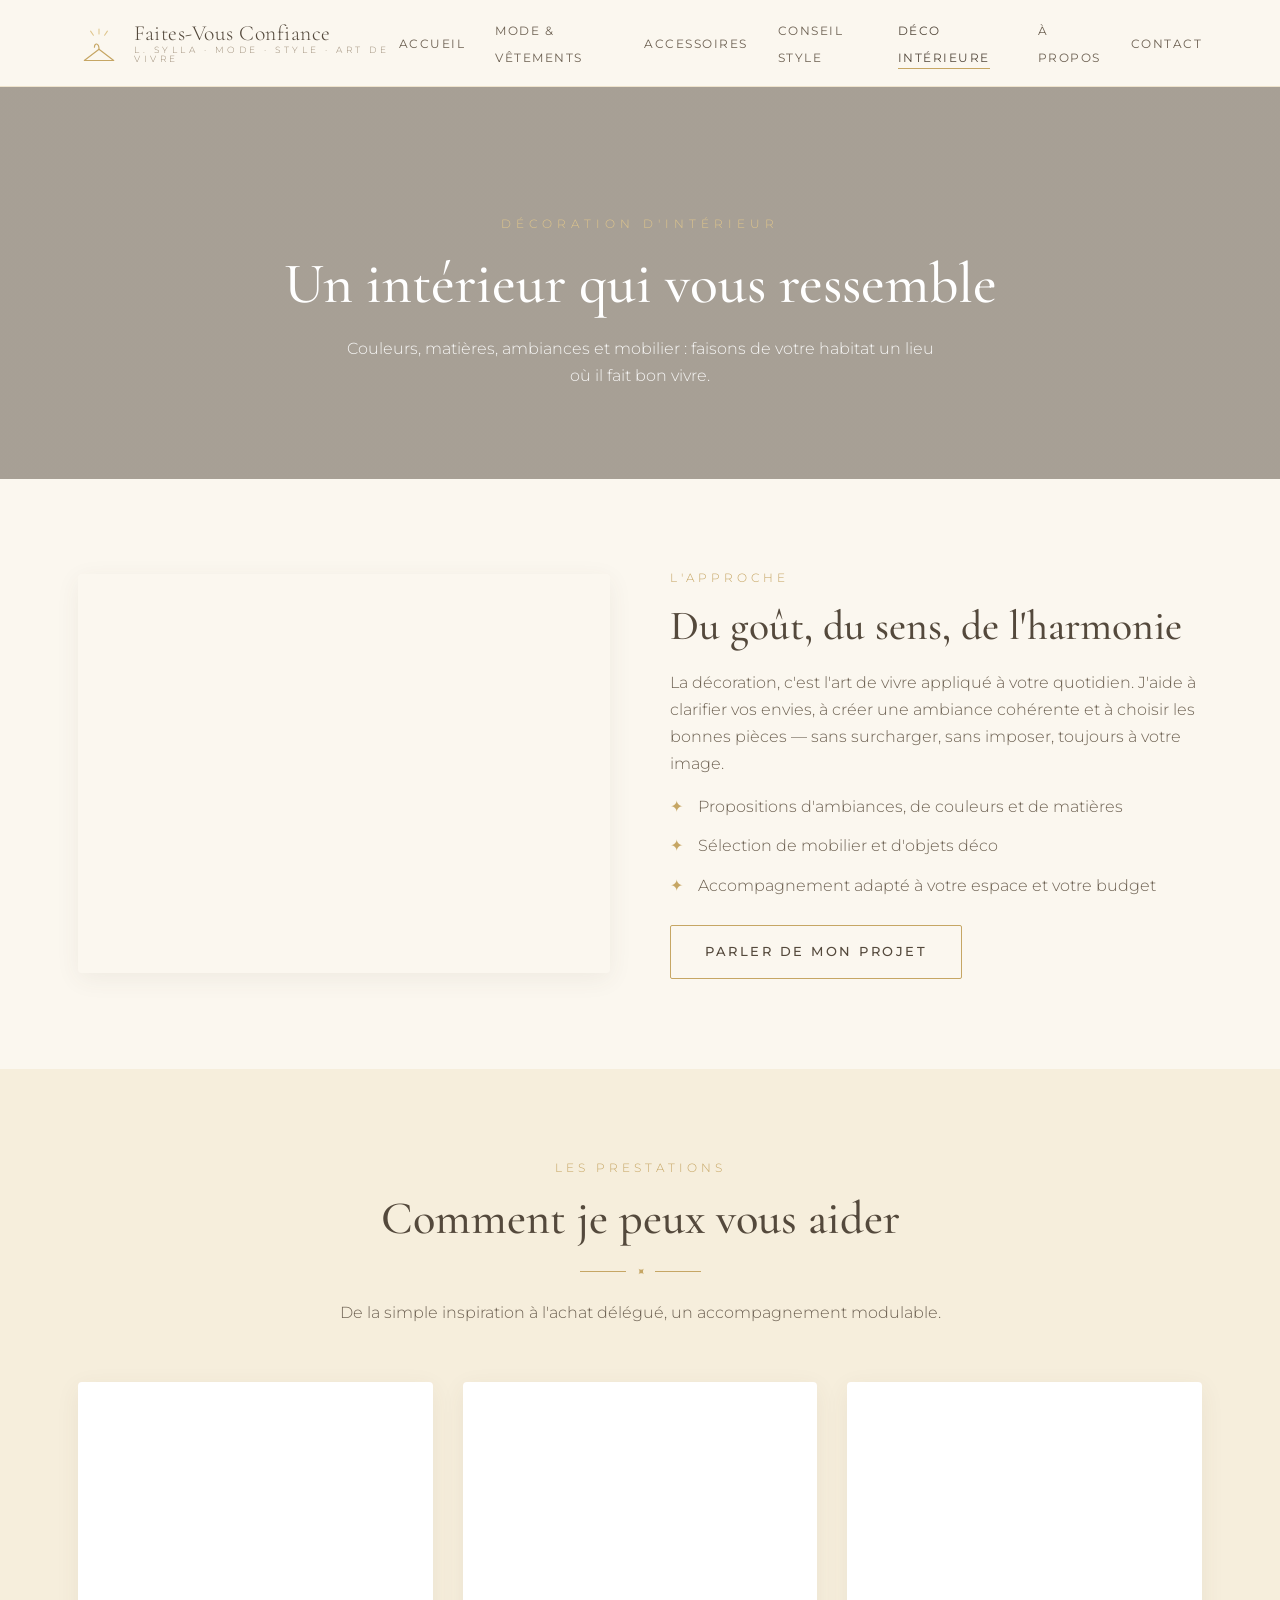
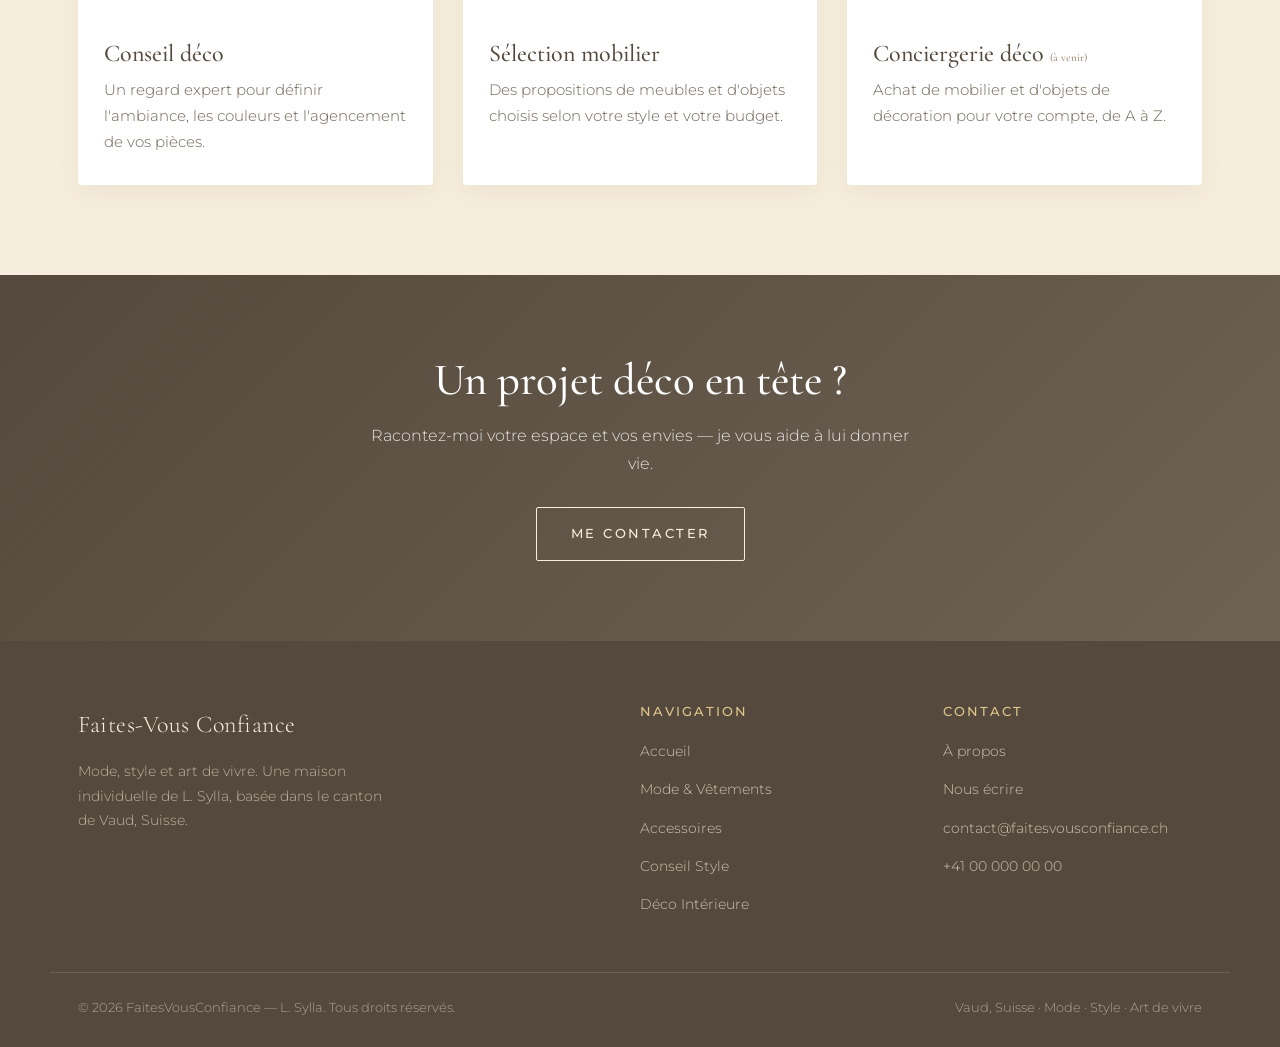
<file: deco.html>
<!DOCTYPE html>
<html lang="fr">
<head>
  <meta charset="UTF-8">
  <meta name="viewport" content="width=device-width, initial-scale=1.0">
  <title>Décoration d'Intérieur — FaitesVousConfiance | L. Sylla</title>
  <meta name="description" content="Conseil en décoration d'intérieur : ambiances, couleurs, matières et mobilier. Service d'achats délégués pour la maison à venir. FaitesVousConfiance, Vaud.">
  <link rel="icon" type="image/svg+xml" href="assets/logo/emblem-cintre.svg">
  <link rel="stylesheet" href="assets/css/styles.css">
</head>
<body>

  <header class="site-header">
    <div class="container nav">
      <a class="brand" href="index.html">
        <img class="emblem" src="assets/logo/emblem-cintre.svg" alt="Emblème FaitesVousConfiance">
        <span class="brand-text">
          <span class="brand-name">Faites-Vous Confiance</span>
          <span class="brand-sub">L. Sylla · Mode · Style · Art de vivre</span>
        </span>
      </a>
      <button class="nav-toggle" aria-label="Menu"><span></span><span></span><span></span></button>
      <ul class="nav-links">
        <li><a href="index.html">Accueil</a></li>
        <li><a href="mode.html">Mode &amp; Vêtements</a></li>
        <li><a href="accessoires.html">Accessoires</a></li>
        <li><a href="conseil.html">Conseil Style</a></li>
        <li><a href="deco.html" class="active">Déco Intérieure</a></li>
        <li><a href="apropos.html">À propos</a></li>
        <li><a href="contact.html">Contact</a></li>
      </ul>
    </div>
  </header>

  <section class="page-hero" style="--bg-img:url('https://images.unsplash.com/photo-1616486338812-3dadae4b4ace?auto=format&fit=crop&w=1600&q=80')">
    <div class="container">
      <p class="eyebrow">Décoration d'Intérieur</p>
      <h1>Un intérieur qui vous ressemble</h1>
      <p>Couleurs, matières, ambiances et mobilier : faisons de votre habitat un lieu où il fait bon vivre.</p>
    </div>
  </section>

  <section class="bloc">
    <div class="container split reveal">
      <div class="split-media">
        <div class="ph" style="background-image:url('https://images.unsplash.com/photo-1493809842364-78817add7ffb?auto=format&fit=crop&w=900&q=80')"></div>
      </div>
      <div class="split-text">
        <span class="eyebrow">L'approche</span>
        <h2>Du goût, du sens, de l'harmonie</h2>
        <p>La décoration, c'est l'art de vivre appliqué à votre quotidien. J'aide à clarifier vos envies, à créer une ambiance cohérente et à choisir les bonnes pièces — sans surcharger, sans imposer, toujours à votre image.</p>
        <ul class="liste-check">
          <li>Propositions d'ambiances, de couleurs et de matières</li>
          <li>Sélection de mobilier et d'objets déco</li>
          <li>Accompagnement adapté à votre espace et votre budget</li>
        </ul>
        <a href="contact.html" class="btn btn-ligne">Parler de mon projet</a>
      </div>
    </div>
  </section>

  <section class="bloc creme">
    <div class="container section-head reveal">
      <span class="eyebrow">Les prestations</span>
      <h2>Comment je peux vous aider</h2>
      <div class="filet"><span>✦</span></div>
      <p>De la simple inspiration à l'achat délégué, un accompagnement modulable.</p>
    </div>
    <div class="container grid grid-3 reveal">
      <article class="card">
        <div class="thumb" style="background-image:url('https://images.unsplash.com/photo-1556228453-efd6c1ff04f6?auto=format&fit=crop&w=900&q=80')"></div>
        <div class="card-body"><h3>Conseil déco</h3><p>Un regard expert pour définir l'ambiance, les couleurs et l'agencement de vos pièces.</p></div>
      </article>
      <article class="card">
        <div class="thumb" style="background-image:url('https://images.unsplash.com/photo-1524758631624-e2822e304c36?auto=format&fit=crop&w=900&q=80')"></div>
        <div class="card-body"><h3>Sélection mobilier</h3><p>Des propositions de meubles et d'objets choisis selon votre style et votre budget.</p></div>
      </article>
      <article class="card">
        <div class="thumb" style="background-image:url('https://images.unsplash.com/photo-1567016432779-094069958ea5?auto=format&fit=crop&w=900&q=80')"></div>
        <div class="card-body"><h3>Conciergerie déco <span style="font-size:.7rem;color:var(--tan);">(à venir)</span></h3><p>Achat de mobilier et d'objets de décoration pour votre compte, de A à Z.</p></div>
      </article>
    </div>
  </section>

  <section class="cta-band reveal">
    <div class="container">
      <h2>Un projet déco en tête ?</h2>
      <p>Racontez-moi votre espace et vos envies — je vous aide à lui donner vie.</p>
      <a href="contact.html" class="btn btn-clair">Me contacter</a>
    </div>
  </section>

  <footer class="site-footer">
    <div class="container footer-grid">
      <div class="footer-brand">
        <span class="brand-name">Faites-Vous Confiance</span>
        <p>Mode, style et art de vivre. Une maison individuelle de L. Sylla, basée dans le canton de Vaud, Suisse.</p>
      </div>
      <div class="footer-col">
        <h4>Navigation</h4>
        <ul>
          <li><a href="index.html">Accueil</a></li>
          <li><a href="mode.html">Mode &amp; Vêtements</a></li>
          <li><a href="accessoires.html">Accessoires</a></li>
          <li><a href="conseil.html">Conseil Style</a></li>
          <li><a href="deco.html">Déco Intérieure</a></li>
        </ul>
      </div>
      <div class="footer-col">
        <h4>Contact</h4>
        <ul>
          <li><a href="apropos.html">À propos</a></li>
          <li><a href="contact.html">Nous écrire</a></li>
          <li><a href="mailto:contact@faitesvousconfiance.ch">contact@faitesvousconfiance.ch</a></li>
          <li><a href="tel:+41000000000">+41 00 000 00 00</a></li>
        </ul>
      </div>
    </div>
    <div class="container footer-bottom">
      <span>© 2026 FaitesVousConfiance — L. Sylla. Tous droits réservés.</span>
      <span>Vaud, Suisse · Mode · Style · Art de vivre</span>
    </div>
  </footer>

  <script src="assets/js/main.js"></script>
</body>
</html>
</file>
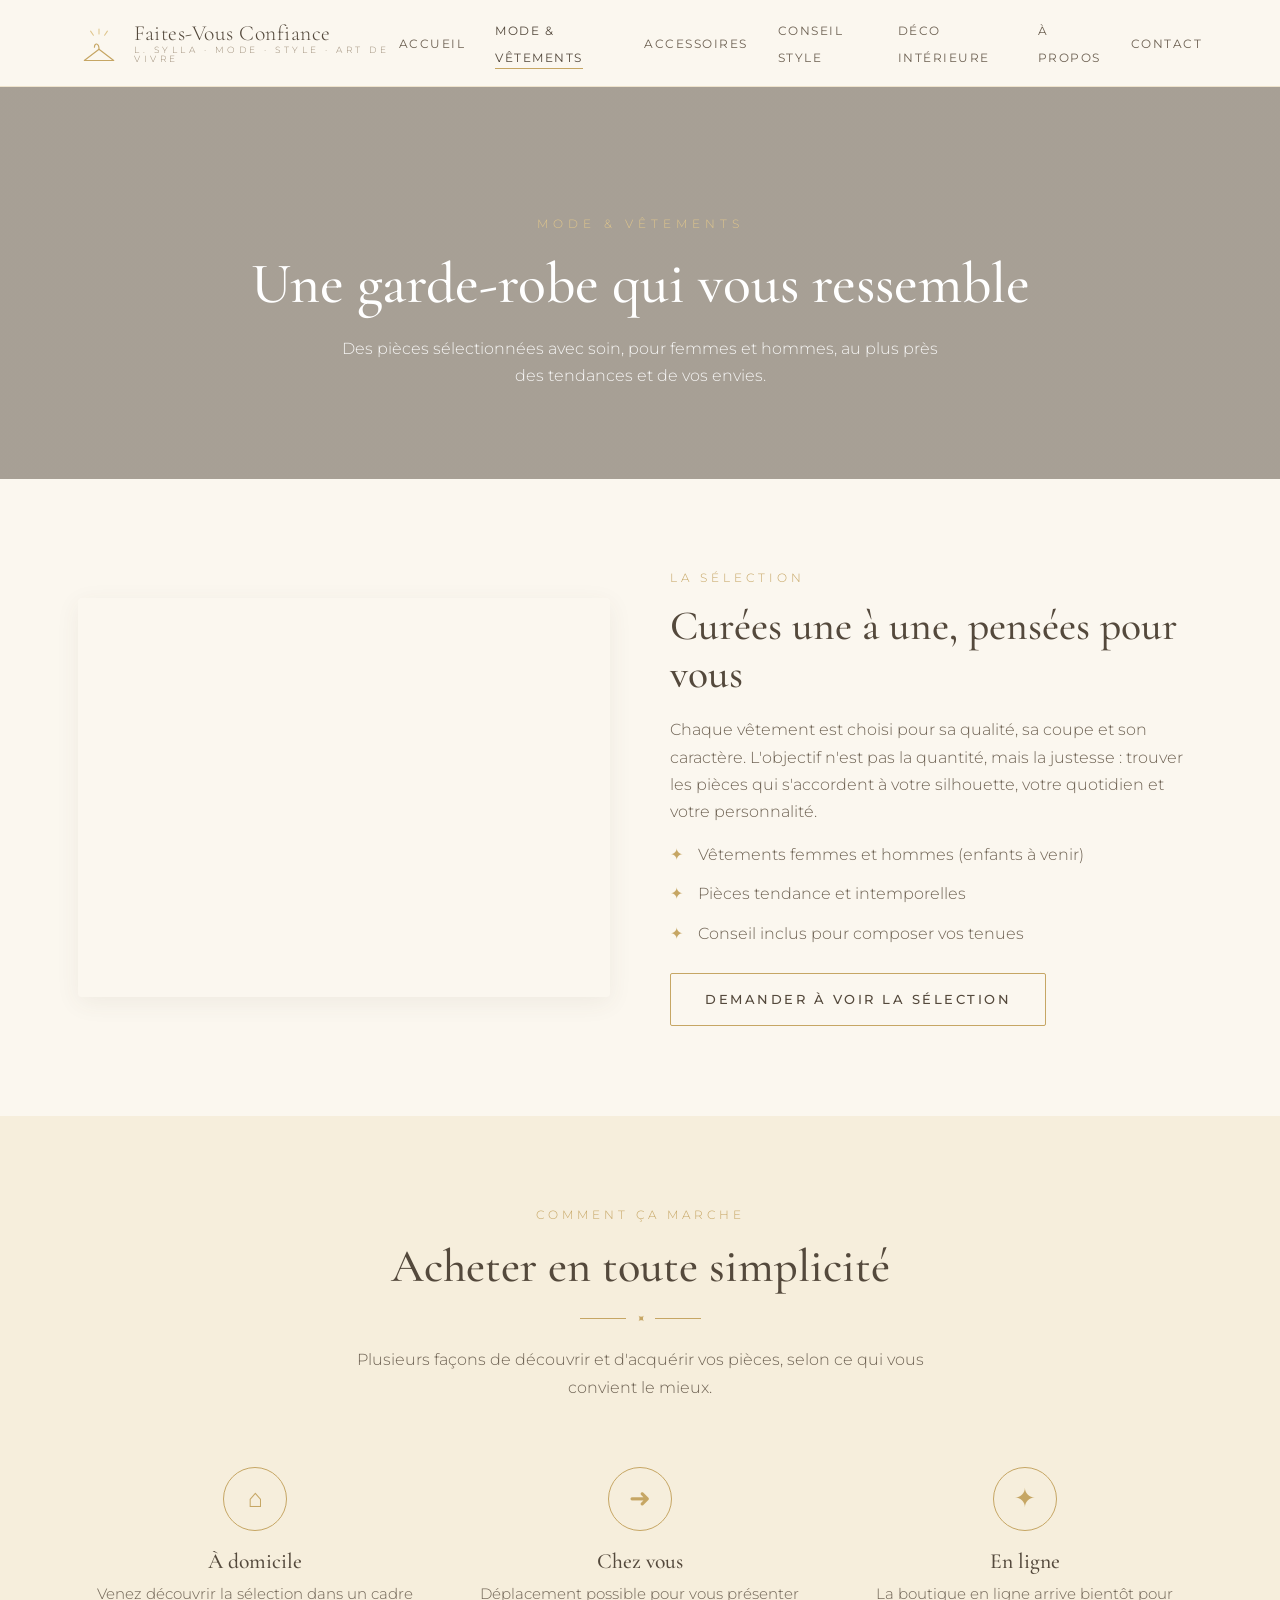
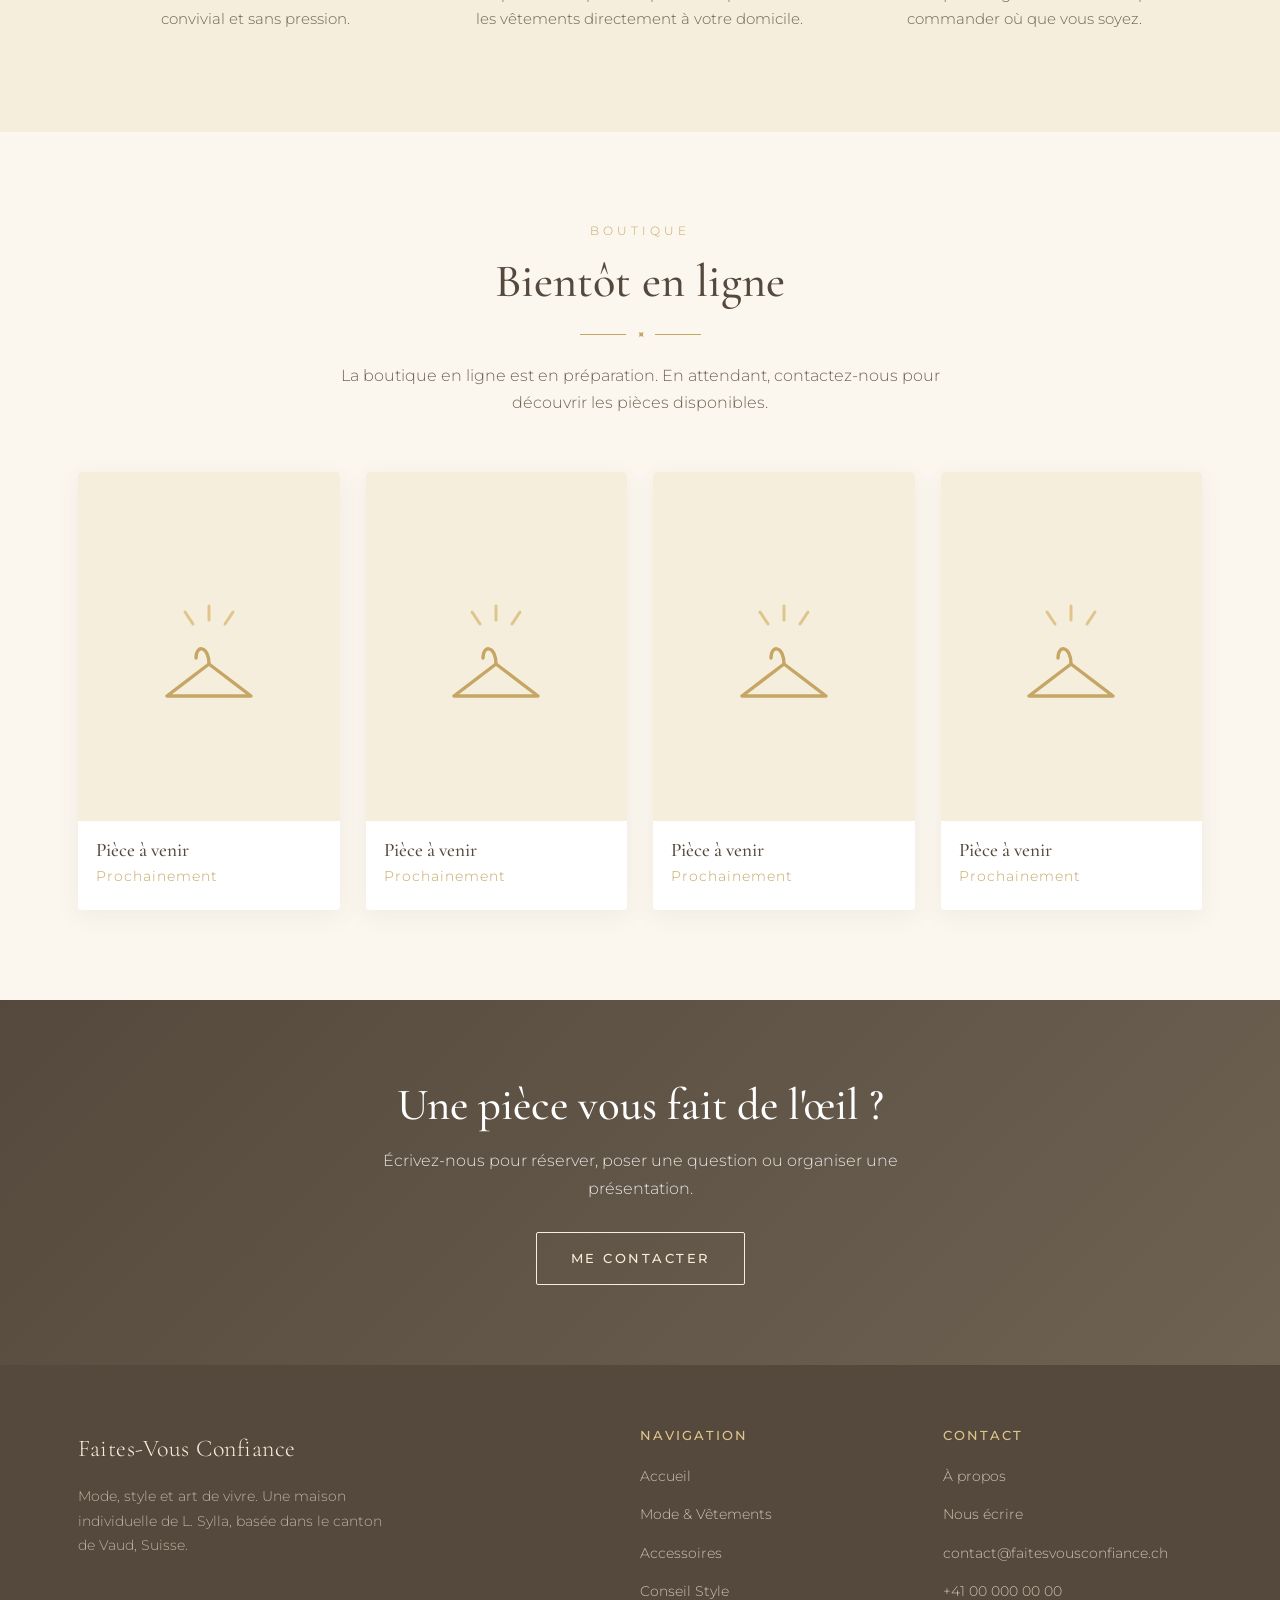
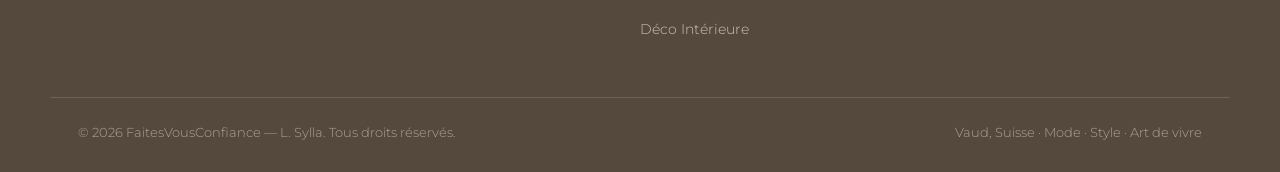
<file: mode.html>
<!DOCTYPE html>
<html lang="fr">
<head>
  <meta charset="UTF-8">
  <meta name="viewport" content="width=device-width, initial-scale=1.0">
  <title>Mode &amp; Vêtements — FaitesVousConfiance | L. Sylla</title>
  <meta name="description" content="Revente de vêtements curés pour femmes et hommes. Vente à domicile, déplacement chez vous et boutique en ligne à venir. FaitesVousConfiance, Vaud.">
  <link rel="icon" type="image/svg+xml" href="assets/logo/emblem-cintre.svg">
  <link rel="stylesheet" href="assets/css/styles.css">
</head>
<body>

  <header class="site-header">
    <div class="container nav">
      <a class="brand" href="index.html">
        <img class="emblem" src="assets/logo/emblem-cintre.svg" alt="Emblème FaitesVousConfiance">
        <span class="brand-text">
          <span class="brand-name">Faites-Vous Confiance</span>
          <span class="brand-sub">L. Sylla · Mode · Style · Art de vivre</span>
        </span>
      </a>
      <button class="nav-toggle" aria-label="Menu"><span></span><span></span><span></span></button>
      <ul class="nav-links">
        <li><a href="index.html">Accueil</a></li>
        <li><a href="mode.html" class="active">Mode &amp; Vêtements</a></li>
        <li><a href="accessoires.html">Accessoires</a></li>
        <li><a href="conseil.html">Conseil Style</a></li>
        <li><a href="deco.html">Déco Intérieure</a></li>
        <li><a href="apropos.html">À propos</a></li>
        <li><a href="contact.html">Contact</a></li>
      </ul>
    </div>
  </header>

  <section class="page-hero" style="--bg-img:url('https://images.unsplash.com/photo-1445205170230-053b83016050?auto=format&fit=crop&w=1600&q=80')">
    <div class="container">
      <p class="eyebrow">Mode &amp; Vêtements</p>
      <h1>Une garde-robe qui vous ressemble</h1>
      <p>Des pièces sélectionnées avec soin, pour femmes et hommes, au plus près des tendances et de vos envies.</p>
    </div>
  </section>

  <section class="bloc">
    <div class="container split reveal">
      <div class="split-media">
        <div class="ph" style="background-image:url('https://images.unsplash.com/photo-1490481651871-ab68de25d43d?auto=format&fit=crop&w=900&q=80')"></div>
      </div>
      <div class="split-text">
        <span class="eyebrow">La sélection</span>
        <h2>Curées une à une, pensées pour vous</h2>
        <p>Chaque vêtement est choisi pour sa qualité, sa coupe et son caractère. L'objectif n'est pas la quantité, mais la justesse : trouver les pièces qui s'accordent à votre silhouette, votre quotidien et votre personnalité.</p>
        <ul class="liste-check">
          <li>Vêtements femmes et hommes (enfants à venir)</li>
          <li>Pièces tendance et intemporelles</li>
          <li>Conseil inclus pour composer vos tenues</li>
        </ul>
        <a href="contact.html" class="btn btn-ligne">Demander à voir la sélection</a>
      </div>
    </div>
  </section>

  <!-- Canaux de vente -->
  <section class="bloc creme">
    <div class="container section-head reveal">
      <span class="eyebrow">Comment ça marche</span>
      <h2>Acheter en toute simplicité</h2>
      <div class="filet"><span>✦</span></div>
      <p>Plusieurs façons de découvrir et d'acquérir vos pièces, selon ce qui vous convient le mieux.</p>
    </div>
    <div class="container grid grid-3 reveal">
      <div class="valeur">
        <div class="ico">⌂</div>
        <h3>À domicile</h3>
        <p>Venez découvrir la sélection dans un cadre convivial et sans pression.</p>
      </div>
      <div class="valeur">
        <div class="ico">➜</div>
        <h3>Chez vous</h3>
        <p>Déplacement possible pour vous présenter les vêtements directement à votre domicile.</p>
      </div>
      <div class="valeur">
        <div class="ico">✦</div>
        <h3>En ligne</h3>
        <p>La boutique en ligne arrive bientôt pour commander où que vous soyez.</p>
      </div>
    </div>
  </section>

  <!-- Boutique (placeholder) -->
  <section class="bloc" id="boutique">
    <div class="container section-head reveal">
      <span class="eyebrow">Boutique</span>
      <h2>Bientôt en ligne</h2>
      <div class="filet"><span>✦</span></div>
      <p>La boutique en ligne est en préparation. En attendant, contactez-nous pour découvrir les pièces disponibles.</p>
    </div>
    <div class="container reveal">
      <div class="shop-grid">
        <div class="produit">
          <div class="thumb"><img src="assets/logo/emblem-cintre.svg" alt=""></div>
          <div class="p-body"><h4>Pièce à venir</h4><p class="prix">Prochainement</p></div>
        </div>
        <div class="produit">
          <div class="thumb"><img src="assets/logo/emblem-cintre.svg" alt=""></div>
          <div class="p-body"><h4>Pièce à venir</h4><p class="prix">Prochainement</p></div>
        </div>
        <div class="produit">
          <div class="thumb"><img src="assets/logo/emblem-cintre.svg" alt=""></div>
          <div class="p-body"><h4>Pièce à venir</h4><p class="prix">Prochainement</p></div>
        </div>
        <div class="produit">
          <div class="thumb"><img src="assets/logo/emblem-cintre.svg" alt=""></div>
          <div class="p-body"><h4>Pièce à venir</h4><p class="prix">Prochainement</p></div>
        </div>
      </div>
    </div>
  </section>

  <section class="cta-band reveal">
    <div class="container">
      <h2>Une pièce vous fait de l'œil ?</h2>
      <p>Écrivez-nous pour réserver, poser une question ou organiser une présentation.</p>
      <a href="contact.html" class="btn btn-clair">Me contacter</a>
    </div>
  </section>

  <footer class="site-footer">
    <div class="container footer-grid">
      <div class="footer-brand">
        <span class="brand-name">Faites-Vous Confiance</span>
        <p>Mode, style et art de vivre. Une maison individuelle de L. Sylla, basée dans le canton de Vaud, Suisse.</p>
      </div>
      <div class="footer-col">
        <h4>Navigation</h4>
        <ul>
          <li><a href="index.html">Accueil</a></li>
          <li><a href="mode.html">Mode &amp; Vêtements</a></li>
          <li><a href="accessoires.html">Accessoires</a></li>
          <li><a href="conseil.html">Conseil Style</a></li>
          <li><a href="deco.html">Déco Intérieure</a></li>
        </ul>
      </div>
      <div class="footer-col">
        <h4>Contact</h4>
        <ul>
          <li><a href="apropos.html">À propos</a></li>
          <li><a href="contact.html">Nous écrire</a></li>
          <li><a href="mailto:contact@faitesvousconfiance.ch">contact@faitesvousconfiance.ch</a></li>
          <li><a href="tel:+41000000000">+41 00 000 00 00</a></li>
        </ul>
      </div>
    </div>
    <div class="container footer-bottom">
      <span>© 2026 FaitesVousConfiance — L. Sylla. Tous droits réservés.</span>
      <span>Vaud, Suisse · Mode · Style · Art de vivre</span>
    </div>
  </footer>

  <script src="assets/js/main.js"></script>
</body>
</html>
</file>
<file: assets/css/styles.css>
/* =========================================================
   FaitesVousConfiance — L. Sylla
   Feuille de style commune
   Charte : or (#C6A664), crème (#F6EEDC), brun (#54493C)
   Typos : Cormorant Garamond (titres) + Montserrat (texte)
   ========================================================= */

@import url('https://fonts.googleapis.com/css2?family=Cormorant+Garamond:ital,wght@0,400;0,500;0,600;1,400&family=Montserrat:wght@300;400;500;600&display=swap');

:root {
  --or: #C6A664;
  --or-clair: #DFC58C;
  --or-lumiere: #E7CE93;
  --creme: #F6EEDC;
  --creme-clair: #FBF7EF;
  --brun: #54493C;
  --brun-doux: #6E6253;
  --tan: #9A8A74;
  --blanc: #FFFFFF;
  --ombre: 0 12px 40px rgba(84, 73, 60, 0.10);
  --ombre-douce: 0 6px 24px rgba(84, 73, 60, 0.07);
  --serif: 'Cormorant Garamond', Georgia, serif;
  --sans: 'Montserrat', Arial, sans-serif;
  --max: 1180px;
}

* { margin: 0; padding: 0; box-sizing: border-box; }

html { scroll-behavior: smooth; }

body {
  font-family: var(--sans);
  color: var(--brun);
  background: var(--creme-clair);
  line-height: 1.7;
  font-weight: 300;
  -webkit-font-smoothing: antialiased;
}

img, svg { max-width: 100%; display: block; }

a { color: inherit; text-decoration: none; transition: color .25s ease; }

h1, h2, h3, h4 { font-family: var(--serif); font-weight: 500; color: var(--brun); line-height: 1.15; }

.container { width: 100%; max-width: var(--max); margin: 0 auto; padding: 0 28px; }

/* ---------- Boutons ---------- */
.btn {
  display: inline-block;
  font-family: var(--sans);
  font-size: .8rem;
  font-weight: 500;
  letter-spacing: 2.5px;
  text-transform: uppercase;
  padding: 15px 34px;
  border: 1px solid var(--or);
  border-radius: 2px;
  cursor: pointer;
  transition: all .3s ease;
}
.btn-plein { background: var(--or); color: var(--blanc); }
.btn-plein:hover { background: var(--brun); border-color: var(--brun); color: var(--blanc); }
.btn-ligne { background: transparent; color: var(--brun); }
.btn-ligne:hover { background: var(--or); color: var(--blanc); }
.btn-clair { border-color: var(--creme); color: var(--creme); }
.btn-clair:hover { background: var(--creme); color: var(--brun); }

/* ---------- En-tête / Navigation ---------- */
.site-header {
  position: sticky; top: 0; z-index: 100;
  background: rgba(251, 247, 239, 0.92);
  backdrop-filter: blur(8px);
  border-bottom: 1px solid rgba(198, 166, 100, 0.25);
}
.nav {
  display: flex; align-items: center; justify-content: space-between;
  height: 86px;
}
.brand { display: flex; align-items: center; gap: 14px; }
.brand .emblem { width: 42px; height: 42px; }
.brand-text { display: flex; flex-direction: column; line-height: 1.05; }
.brand-name { font-family: var(--serif); font-size: 1.35rem; color: var(--brun); letter-spacing: .5px; }
.brand-sub { font-family: var(--sans); font-size: .58rem; letter-spacing: 3.5px; text-transform: uppercase; color: var(--tan); }

.nav-links { display: flex; align-items: center; gap: 30px; list-style: none; }
.nav-links a {
  font-size: .78rem; letter-spacing: 1.5px; text-transform: uppercase;
  font-weight: 400; color: var(--brun-doux); position: relative; padding-bottom: 4px;
}
.nav-links a::after {
  content: ''; position: absolute; left: 0; bottom: 0; width: 0; height: 1px;
  background: var(--or); transition: width .3s ease;
}
.nav-links a:hover, .nav-links a.active { color: var(--brun); }
.nav-links a:hover::after, .nav-links a.active::after { width: 100%; }

.nav-toggle { display: none; background: none; border: none; cursor: pointer; flex-direction: column; gap: 5px; }
.nav-toggle span { width: 26px; height: 2px; background: var(--brun); transition: .3s; }

/* ---------- Hero générique ---------- */
.hero {
  position: relative;
  min-height: 78vh;
  display: flex; align-items: center;
  background:
    linear-gradient(rgba(84,73,60,0.42), rgba(84,73,60,0.42)),
    url('https://images.unsplash.com/photo-1490481651871-ab68de25d43d?auto=format&fit=crop&w=1600&q=80') center/cover;
  color: var(--creme);
  text-align: center;
}
.hero .container { width: 100%; }
.hero .eyebrow {
  font-size: .75rem; letter-spacing: 5px; text-transform: uppercase;
  color: var(--or-clair); margin-bottom: 22px;
}
.hero h1 { font-size: clamp(2.6rem, 6vw, 4.6rem); color: var(--blanc); font-weight: 500; }
.hero p { max-width: 620px; margin: 24px auto 36px; font-size: 1.05rem; color: rgba(255,255,255,0.9); font-weight: 300; }
.hero .btn-group { display: flex; gap: 16px; justify-content: center; flex-wrap: wrap; }

/* ---------- Hero secondaire (pages internes) ---------- */
.page-hero {
  background:
    linear-gradient(rgba(84,73,60,0.5), rgba(84,73,60,0.5)),
    var(--bg-img, url('https://images.unsplash.com/photo-1490481651871-ab68de25d43d?auto=format&fit=crop&w=1600&q=80')) center/cover;
  color: var(--creme); text-align: center; padding: 110px 0 90px;
}
.page-hero .eyebrow { font-size: .72rem; letter-spacing: 5px; text-transform: uppercase; color: var(--or-clair); margin-bottom: 16px; }
.page-hero h1 { color: var(--blanc); font-size: clamp(2.2rem, 5vw, 3.6rem); }
.page-hero p { max-width: 600px; margin: 18px auto 0; color: rgba(255,255,255,0.9); }

/* ---------- Sections ---------- */
section.bloc { padding: 90px 0; }
section.bloc.creme { background: var(--creme); }
.section-head { text-align: center; max-width: 680px; margin: 0 auto 56px; }
.section-head .eyebrow {
  font-size: .72rem; letter-spacing: 4px; text-transform: uppercase; color: var(--or);
  display: block; margin-bottom: 14px;
}
.section-head h2 { font-size: clamp(2rem, 4vw, 2.9rem); }
.section-head p { margin-top: 18px; color: var(--brun-doux); }

/* filet décoratif */
.filet { display: flex; align-items: center; justify-content: center; gap: 10px; margin: 16px auto 0; }
.filet::before, .filet::after { content: ''; width: 46px; height: 1px; background: var(--or); }
.filet span { color: var(--or); transform: rotate(45deg); font-size: .7rem; }

/* ---------- Grilles cartes ---------- */
.grid { display: grid; gap: 30px; }
.grid-3 { grid-template-columns: repeat(3, 1fr); }
.grid-2 { grid-template-columns: repeat(2, 1fr); }
.grid-4 { grid-template-columns: repeat(4, 1fr); }

.card {
  background: var(--blanc); border-radius: 4px; overflow: hidden;
  box-shadow: var(--ombre-douce); transition: transform .35s ease, box-shadow .35s ease;
  display: flex; flex-direction: column;
}
.card:hover { transform: translateY(-6px); box-shadow: var(--ombre); }
.card .thumb { height: 230px; background-size: cover; background-position: center; }
.card .card-body { padding: 28px 26px 30px; flex: 1; display: flex; flex-direction: column; }
.card h3 { font-size: 1.5rem; margin-bottom: 10px; }
.card p { color: var(--brun-doux); font-size: .95rem; flex: 1; }
.card .card-link {
  margin-top: 18px; font-size: .74rem; letter-spacing: 2px; text-transform: uppercase;
  color: var(--or); font-weight: 500;
}
.card .card-link:hover { color: var(--brun); }

/* ---------- Bloc image + texte ---------- */
.split { display: grid; grid-template-columns: 1fr 1fr; gap: 60px; align-items: center; }
.split.reverse .split-media { order: 2; }
.split-media img, .split-media .ph { width: 100%; border-radius: 4px; box-shadow: var(--ombre-douce); }
.split-media .ph { aspect-ratio: 4/3; background-size: cover; background-position: center; }
.split-text .eyebrow { font-size: .72rem; letter-spacing: 4px; text-transform: uppercase; color: var(--or); display: block; margin-bottom: 14px; }
.split-text h2 { font-size: clamp(1.8rem, 3.5vw, 2.6rem); margin-bottom: 18px; }
.split-text p { color: var(--brun-doux); margin-bottom: 16px; }
.liste-check { list-style: none; margin: 12px 0 26px; }
.liste-check li { position: relative; padding-left: 28px; margin-bottom: 12px; color: var(--brun-doux); }
.liste-check li::before { content: '✦'; position: absolute; left: 0; color: var(--or); }

/* ---------- Valeurs ---------- */
.valeur { text-align: center; padding: 10px; }
.valeur .ico {
  width: 64px; height: 64px; margin: 0 auto 18px; border-radius: 50%;
  border: 1px solid var(--or); display: flex; align-items: center; justify-content: center;
  font-family: var(--serif); font-size: 1.6rem; color: var(--or); background: var(--creme);
}
.valeur h3 { font-size: 1.35rem; margin-bottom: 8px; }
.valeur p { color: var(--brun-doux); font-size: .92rem; }

/* ---------- Bannière CTA ---------- */
.cta-band {
  background: linear-gradient(135deg, var(--brun), var(--brun-doux));
  color: var(--creme); text-align: center; padding: 80px 0;
}
.cta-band h2 { color: var(--blanc); font-size: clamp(1.9rem, 4vw, 2.8rem); }
.cta-band p { max-width: 540px; margin: 16px auto 30px; color: rgba(255,255,255,0.85); }

/* ---------- Boutique ---------- */
.shop-grid { display: grid; grid-template-columns: repeat(4, 1fr); gap: 26px; }
.produit { background: var(--blanc); border-radius: 4px; overflow: hidden; box-shadow: var(--ombre-douce); }
.produit .thumb { aspect-ratio: 3/4; background: var(--creme); display: flex; align-items: center; justify-content: center; }
.produit .thumb svg { width: 56px; opacity: .5; }
.produit .p-body { padding: 18px 18px 22px; }
.produit h4 { font-family: var(--serif); font-size: 1.2rem; }
.produit .prix { color: var(--or); font-size: .85rem; letter-spacing: 1px; margin-top: 4px; }
.shop-soon {
  text-align: center; background: var(--creme); border: 1px dashed var(--or);
  border-radius: 4px; padding: 60px 30px; color: var(--brun-doux);
}
.shop-soon h3 { font-size: 1.8rem; margin-bottom: 10px; }

/* ---------- Formulaire de contact ---------- */
.contact-wrap { display: grid; grid-template-columns: 1fr 1fr; gap: 56px; align-items: start; }
.contact-info p { margin-bottom: 18px; color: var(--brun-doux); }
.contact-line { display: flex; align-items: center; gap: 14px; margin-bottom: 16px; }
.contact-line .ico { color: var(--or); font-size: 1.1rem; width: 26px; text-align: center; }
.form-group { margin-bottom: 20px; }
.form-group label { display: block; font-size: .74rem; letter-spacing: 1.5px; text-transform: uppercase; color: var(--brun-doux); margin-bottom: 8px; }
.form-group input, .form-group select, .form-group textarea {
  width: 100%; padding: 13px 15px; border: 1px solid rgba(198,166,100,0.4);
  border-radius: 3px; font-family: var(--sans); font-size: .95rem; color: var(--brun);
  background: var(--blanc); transition: border-color .25s;
}
.form-group input:focus, .form-group select:focus, .form-group textarea:focus { outline: none; border-color: var(--or); }
.form-group textarea { resize: vertical; min-height: 130px; }
.form-note { font-size: .8rem; color: var(--tan); margin-top: 6px; }

/* ---------- À propos ---------- */
.signature { font-family: var(--serif); font-style: italic; font-size: 1.6rem; color: var(--or); margin-top: 10px; }
.quote-block {
  border-left: 3px solid var(--or); padding: 8px 0 8px 26px;
  font-family: var(--serif); font-size: 1.4rem; font-style: italic; color: var(--brun); margin: 24px 0;
}

/* ---------- Pied de page ---------- */
.site-footer { background: var(--brun); color: rgba(246,238,220,0.8); padding: 64px 0 28px; }
.footer-grid { display: grid; grid-template-columns: 2fr 1fr 1fr; gap: 44px; margin-bottom: 44px; }
.footer-brand .brand-name { color: var(--creme); font-size: 1.5rem; font-family: var(--serif); }
.footer-brand p { margin-top: 14px; font-size: .9rem; max-width: 320px; color: rgba(246,238,220,0.65); }
.footer-col h4 { color: var(--or-clair); font-family: var(--sans); font-size: .8rem; letter-spacing: 2px; text-transform: uppercase; margin-bottom: 18px; font-weight: 500; }
.footer-col ul { list-style: none; }
.footer-col li { margin-bottom: 11px; }
.footer-col a { font-size: .9rem; color: rgba(246,238,220,0.75); }
.footer-col a:hover { color: var(--creme); }
.footer-bottom { border-top: 1px solid rgba(246,238,220,0.15); padding-top: 24px; display: flex; justify-content: space-between; flex-wrap: wrap; gap: 10px; font-size: .8rem; color: rgba(246,238,220,0.55); }

/* ---------- Animations apparition ---------- */
.reveal { opacity: 0; transform: translateY(24px); transition: opacity .7s ease, transform .7s ease; }
.reveal.in { opacity: 1; transform: none; }

/* ---------- Responsive ---------- */
@media (max-width: 980px) {
  .grid-3, .grid-4, .shop-grid { grid-template-columns: repeat(2, 1fr); }
  .footer-grid { grid-template-columns: 1fr 1fr; }
  .split, .contact-wrap { grid-template-columns: 1fr; gap: 36px; }
  .split.reverse .split-media { order: 0; }
}
@media (max-width: 720px) {
  .nav-links {
    position: fixed; top: 86px; right: 0; width: 75%; max-width: 320px;
    height: calc(100vh - 86px); background: var(--creme-clair);
    flex-direction: column; align-items: flex-start; gap: 0; padding: 30px;
    transform: translateX(100%); transition: transform .35s ease; box-shadow: var(--ombre);
  }
  .nav-links.open { transform: translateX(0); }
  .nav-links li { width: 100%; border-bottom: 1px solid rgba(198,166,100,0.2); }
  .nav-links a { display: block; padding: 16px 0; }
  .nav-toggle { display: flex; }
  .grid-3, .grid-4, .grid-2, .shop-grid { grid-template-columns: 1fr; }
  .footer-grid { grid-template-columns: 1fr; }
  section.bloc { padding: 64px 0; }
}
</file>
